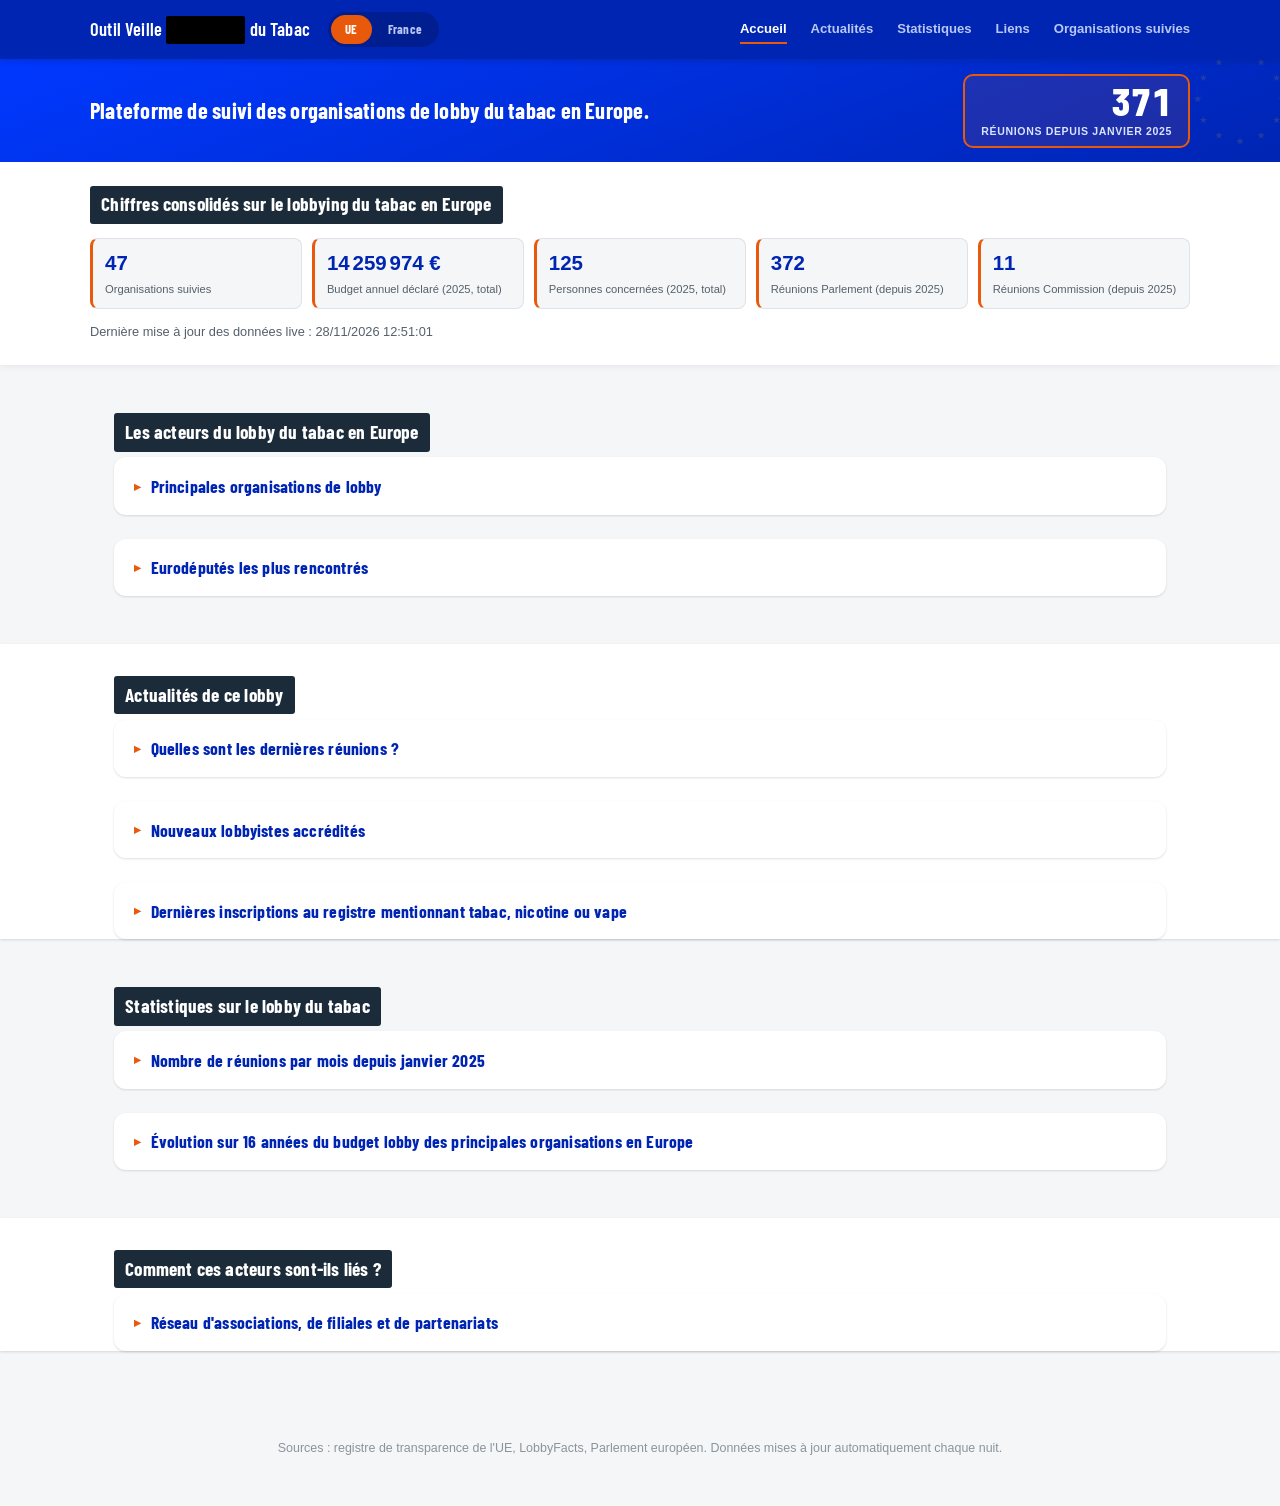
<file: index.html>
<!doctype html>
<html lang="fr">
<head>
<meta charset="utf-8">
<meta name="viewport" content="width=device-width, initial-scale=1">
<title>EU Tobacco Lobby Watch</title>
<link rel="preconnect" href="https://fonts.googleapis.com">
<link rel="preconnect" href="https://fonts.gstatic.com" crossorigin>
<link href="https://fonts.googleapis.com/css2?family=Barlow+Condensed:wght@600;700&display=swap" rel="stylesheet">
<link rel="stylesheet" href="styles.css">
<script src="https://d3js.org/d3.v7.min.js"></script>
<style>
  table.meps-table tbody td.rank {
    font-weight: 700;
    color: var(--blue-dark);
    width: 3rem;
  }
  .chart-axis-line { stroke: var(--grey-border); stroke-width: 1; }
</style>
</head>
<body>

<nav class="site-nav" id="top">
  <div class="banner-inner">
    <div class="nav-brand-group">
      <a href="index.html" class="nav-brand">Outil Veille <span class="redacted">█████</span> du Tabac</a>
      <div class="site-tabs">
        <a href="index.html" class="site-tab active">UE</a>
        <a href="france.html" class="site-tab">France</a>
      </div>
    </div>
    <div class="nav-links">
      <a href="#top" class="nav-link active">Accueil</a>
      <a href="#actualites" class="nav-link">Actualités</a>
      <a href="#statistiques" class="nav-link">Statistiques</a>
      <a href="#liens" class="nav-link">Liens</a>
      <a href="organisations.html" class="nav-link">Organisations suivies</a>
    </div>
  </div>
</nav>

<div class="banner">
  <svg class="banner-watermark" viewBox="0 0 200 200" aria-hidden="true" focusable="false">
    <defs>
      <polygon id="eu-star" points="0,-6 1.4,-1.9 5.7,-1.9 2.3,0.7 3.5,4.9 0,2.3 -3.5,4.9 -2.3,0.7 -5.7,-1.9 -1.4,-1.9" fill="#FFD700"/>
    </defs>
    <use href="#eu-star" transform="translate(100,35)"/>
    <use href="#eu-star" transform="translate(132.5,43.7)"/>
    <use href="#eu-star" transform="translate(156.3,67.5)"/>
    <use href="#eu-star" transform="translate(165,100)"/>
    <use href="#eu-star" transform="translate(156.3,132.5)"/>
    <use href="#eu-star" transform="translate(132.5,156.3)"/>
    <use href="#eu-star" transform="translate(100,165)"/>
    <use href="#eu-star" transform="translate(67.5,156.3)"/>
    <use href="#eu-star" transform="translate(43.7,132.5)"/>
    <use href="#eu-star" transform="translate(35,100)"/>
    <use href="#eu-star" transform="translate(43.7,67.5)"/>
    <use href="#eu-star" transform="translate(67.5,43.7)"/>
  </svg>
  <div class="banner-inner banner-inner-with-counter">
    <div>
      <p class="banner-lead">Plateforme de suivi des organisations de lobby du tabac en Europe.</p>
    </div>
    <div class="banner-counter">
      <div class="banner-counter-value" id="banner-counter-value">0</div>
      <div class="banner-counter-label">réunions depuis janvier 2025</div>
    </div>
  </div>
</div>

<div class="stats-banner">
  <div class="banner-inner">
    <h2>Chiffres consolidés sur le lobbying du tabac en Europe</h2>
    <div class="stats" id="stats"></div>
    <p class="updated-note" id="updated-note"></p>
  </div>
</div>

<main class="page-bands">
  <div class="page-band page-band-grey">
  <div class="page-band-inner">
  <section id="acteurs">
    <h2>Les acteurs du lobby du tabac en Europe</h2>

    <div class="card">
      <button class="collapsible-toggle" id="orgs-preview-toggle" aria-expanded="false">
        <span class="collapsible-icon">▸</span>
        <span class="title-stamp">Principales organisations de lobby</span>
      </button>
      <div class="collapsible-body" id="orgs-preview-body">
        <p class="section-intro">Les 5 organisations suivies au budget annuel déclaré le plus élevé. Cliquez sur une ligne pour voir sa fiche détaillée.</p>
        <div style="overflow: hidden; border-radius: 12px;">
          <table>
            <thead>
              <tr>
                <th>Organisation</th>
                <th>Type</th>
                <th class="num">Budget annuel (borne haute)</th>
                <th class="num">Personnes</th>
                <th class="num">Cabinets</th>
                <th class="num">Réunions PE (2025+)</th>
                <th class="num">Réunions Commission (2025+)</th>
              </tr>
            </thead>
            <tbody id="orgs-preview-table-body"></tbody>
          </table>
        </div>
        <p style="margin: 1rem 0 0;"><a class="register-link" href="organisations.html">Voir toutes les organisations →</a></p>
      </div>
    </div>

    <div class="card" style="margin-top: 1.5rem;">
      <button class="collapsible-toggle" id="meps-toggle" aria-expanded="false">
        <span class="collapsible-icon">▸</span>
        <span class="title-stamp">Eurodéputés les plus rencontrés</span>
      </button>
      <div class="collapsible-body" id="meps-body">
        <p class="section-intro">Top 20 des eurodéputés ayant déclaré le plus de réunions avec les organisations suivies, toutes organisations confondues, depuis le 1er janvier 2025. Cliquez sur un eurodéputé pour voir le détail de sa réunion la plus récente.</p>
        <div class="meps-columns">
          <div class="meps-column-left">
            <div style="overflow: hidden; border-radius: 12px;">
              <table class="meps-table">
                <thead>
                  <tr>
                    <th>Rang</th>
                    <th>Eurodéputé</th>
                    <th class="num">Réunions</th>
                  </tr>
                </thead>
                <tbody id="meps-table-body"></tbody>
              </table>
            </div>
            <div class="table-toggle-wrapper" id="meps-toggle-wrapper">
              <button class="toggle-btn" id="toggle-meps-btn"></button>
            </div>
          </div>
          <div class="meps-column-right">
            <p class="pie-chart-label">Répartition par nationalité des eurodéputés rencontrés</p>
            <div id="mep-nationality-chart"></div>
          </div>
        </div>
      </div>
    </div>
  </section>
  </div>
  </div>

  <div class="page-band page-band-white">
  <div class="page-band-inner">
  <section id="actualites">
    <h2>Actualités de ce lobby</h2>

    <div class="card">
      <button class="collapsible-toggle" id="meetings-toggle" aria-expanded="false">
        <span class="collapsible-icon">▸</span>
        <span class="title-stamp">Quelles sont les dernières réunions ?</span>
      </button>
      <div class="collapsible-body" id="meetings-body">
        <p class="section-intro">
          Les réunions les plus récentes déclarées par des lobbies concernant le tabac : réunions
          des organisations suivies (Parlement et Commission) et réunions trouvées par recherche mot-clé
          impliquant d'autres acteurs. Cliquez sur une réunion pour voir le détail.
        </p>
        <div class="meetings-list" id="latest-meetings"></div>
        <div class="table-toggle-wrapper" id="meetings-toggle-wrapper">
          <button class="toggle-btn" id="toggle-meetings-btn"></button>
        </div>
      </div>
    </div>

    <div class="card" style="margin-top: 1.5rem;">
      <button class="collapsible-toggle" id="accreditations-toggle" aria-expanded="false">
        <span class="collapsible-icon">▸</span>
        <span class="title-stamp">Nouveaux lobbyistes accrédités</span>
      </button>
      <div class="collapsible-body" id="accreditations-body">
        <p class="section-intro">
          Les 3 personnes les plus récemment accréditées pour l'accès aux bâtiments du Parlement européen, tous
          organismes confondus parmi nos 48 organisations suivies, classées par date de début d'accréditation.
        </p>
        <div class="card" style="overflow: hidden;">
          <table>
            <thead>
              <tr>
                <th>Personne</th>
                <th>Organisation</th>
                <th>Date de début</th>
              </tr>
            </thead>
            <tbody id="new-accreditations-table-body"></tbody>
          </table>
        </div>
      </div>
    </div>

    <div class="card" style="margin-top: 1.5rem;">
      <button class="collapsible-toggle" id="new-registrants-toggle" aria-expanded="false">
        <span class="collapsible-icon">▸</span>
        <span class="title-stamp">Dernières inscriptions au registre mentionnant tabac, nicotine ou vape</span>
      </button>
      <div class="collapsible-body" id="new-registrants-body">
        <p class="section-intro">
          Les 3 organisations les plus récemment inscrites au registre de transparence de l'UE dont le nom ou
          l'objet déclaré mentionne tabac/nicotine/vape, classées par date d'inscription (recherche sur tout
          l'historique du registre, pas seulement les toutes dernières inscriptions). Veille brute,
          <strong>tous types d'acteurs confondus</strong> : cette liste n'est pas triée par type d'acteur et peut
          donc contenir aussi bien des organisations industrielles, des ONG de santé publique que des acteurs
          neutres. Aucun champ du registre ne permet de distinguer ces catégories de façon fiable (voir
          NOTES.md).
        </p>
        <div class="card" style="overflow: hidden;">
          <table>
            <thead>
              <tr>
                <th>Organisation</th>
                <th>Date d'inscription</th>
              </tr>
            </thead>
            <tbody id="new-registrants-table-body"></tbody>
          </table>
        </div>
      </div>
    </div>
  </section>
  </div>
  </div>

  <div class="page-band page-band-grey">
  <div class="page-band-inner">
  <section id="statistiques">
    <h2>Statistiques sur le lobby du tabac</h2>

    <div class="card">
      <button class="collapsible-toggle" id="monthly-chart-toggle" aria-expanded="false">
        <span class="collapsible-icon">▸</span>
        <span class="title-stamp">Nombre de réunions par mois depuis janvier 2025</span>
      </button>
      <div class="collapsible-body" id="monthly-chart-body">
        <p class="section-intro">Réunions déclarées chaque mois par les organisations suivies, Parlement européen et Commission confondus (un point = le nombre de réunions ce mois-là, pas un cumul).</p>
        <div class="chart-wrapper">
          <div id="monthly-chart"></div>
        </div>
      </div>
    </div>

    <div class="card" style="margin-top: 1.5rem;">
      <button class="collapsible-toggle" id="budget-chart-toggle" aria-expanded="false">
        <span class="collapsible-icon">▸</span>
        <span class="title-stamp" id="budget-chart-heading">Évolution du budget lobby des principales organisations en Europe</span>
      </button>
      <div class="collapsible-body" id="budget-chart-body">
        <p class="section-intro">Historique du budget annuel déclaré par cinq organisations parmi les plus actives, tel que publié par LobbyFacts.</p>
        <div class="chart-wrapper">
          <div id="budget-chart"></div>
        </div>
        <p class="section-intro">
          Ces chiffres correspondent à la borne basse des fourchettes de budget déclarées par les organisations,
          telle que publiée par LobbyFacts pour chaque année. Le total affiché en page d'accueil utilise la borne
          haute de la fourchette la plus récente ; aucun historique n'existe pour cette borne haute sur les années
          passées, les deux chiffres ne sont donc pas directement comparables.
        </p>
        <p class="updated-note" id="budget-updated-note"></p>
      </div>
    </div>
  </section>
  </div>
  </div>

  <div class="page-band page-band-white">
  <div class="page-band-inner">
  <section id="liens">
    <h2>Comment ces acteurs sont-ils liés ?</h2>

    <div class="card">
      <button class="collapsible-toggle" id="org-links-toggle" aria-expanded="false">
        <span class="collapsible-icon">▸</span>
        <span class="title-stamp">Réseau d'associations, de filiales et de partenariats</span>
      </button>
      <div class="collapsible-body" id="org-links-body">
        <p class="section-intro">
          Liens identifiés entre organisations suivies : appartenance à une même association ou fédération,
          filiation capitalistique, cabinet de lobbying commun, ou partenariat déclaré. Construit à partir du
          texte brut de plusieurs champs de la fiche officielle de chaque organisation sur le registre de
          transparence de l'UE, complété dans quelques cas par une vérification indépendante en dehors du
          registre lorsque celui-ci semblait obsolète ou incomplet. Faites glisser un nœud pour le déplacer,
          pincez/zoomez pour naviguer, cliquez sur une organisation pour mettre en évidence ses liens directs.
        </p>
        <div class="graph-wrapper">
          <svg id="org-links-graph"></svg>
        </div>
        <div class="org-links-filters" id="org-links-filters"></div>
        <div class="chart-legend" id="org-links-legend"></div>
        <div class="org-links-detail" id="org-links-detail"></div>
      </div>
    </div>
  </section>
  </div>
  </div>
</main>

<footer>
  Sources : registre de transparence de l'UE, LobbyFacts, Parlement européen.
  Données mises à jour automatiquement chaque nuit.
</footer>

<script src="common.js"></script>
<script>
function renderStats(aggregate, nbEntities) {
  const stats = document.getElementById('stats');
  const tiles = [
    { value: nbEntities, label: 'Organisations suivies', href: 'organisations.html' },
    { value: formatEuro(aggregate.budget_high_total) || '—', label: 'Budget annuel déclaré (2025, total)' },
    { value: aggregate.people_involved_total ?? '—', label: 'Personnes concernées (2025, total)' },
    { value: aggregate.ep_meetings_since_2025_total ?? '—', label: 'Réunions Parlement (depuis 2025)' },
    { value: aggregate.ec_meetings_since_2025_total ?? '—', label: 'Réunions Commission (depuis 2025)' },
  ];
  stats.innerHTML = tiles.map(t => {
    const tag = t.href ? 'a' : 'div';
    const hrefAttr = t.href ? ` href="${t.href}"` : '';
    const cls = t.href ? 'stat-tile stat-tile-link' : 'stat-tile';
    return `
    <${tag} class="${cls}"${hrefAttr}>
      <div class="value">${t.value}</div>
      <div class="label">${t.label}</div>
    </${tag}>
  `;
  }).join('');
}

const INITIAL_ORG_PREVIEW_COUNT = 5;
const INITIAL_MEP_COUNT = 3;
const TOP_MEP_COUNT = 20;
const INITIAL_MEETINGS_COUNT = 5;
const MEETINGS_LIMIT = 20;

/* ---------- Graphique réunions par mois ---------- */

const MONTH_LABELS_FR = ['janv.', 'févr.', 'mars', 'avr.', 'mai', 'juin', 'juil.', 'août', 'sept.', 'oct.', 'nov.', 'déc.'];

function computeMonthlyMeetingCounts(orgs, epOutsideList, ecOutsideList) {
  const counts = new Map();

  const now = new Date();
  const endYear = now.getFullYear();
  const endMonth = now.getMonth() + 1;

  const months = [];
  for (let y = 2025, m = 1; y < endYear || (y === endYear && m <= endMonth); m++) {
    if (m > 12) { m = 1; y++; }
    months.push(`${y}-${String(m).padStart(2, '0')}`);
  }
  months.forEach(key => counts.set(key, 0));

  orgs.forEach(org => {
    org.epMeetingsList.concat(org.ecMeetingsList).forEach(meeting => {
      if (!meeting.date) return;
      const key = meeting.date.slice(0, 7);
      if (counts.has(key)) counts.set(key, counts.get(key) + 1);
    });
  });

  (epOutsideList || []).forEach(m => {
    if (!m.date || (m.attendees || []).some(isExcludedFromLobbySearch)) return;
    const key = m.date.slice(0, 7);
    if (counts.has(key)) counts.set(key, counts.get(key) + 1);
  });

  (ecOutsideList || []).forEach(m => {
    if (!m.date || isExcludedFromLobbySearch(m.org)) return;
    const key = m.date.slice(0, 7);
    if (counts.has(key)) counts.set(key, counts.get(key) + 1);
  });

  return months.map(key => {
    const [year, month] = key.split('-');
    return { key, label: `${MONTH_LABELS_FR[Number(month) - 1]} ${year.slice(2)}`, count: counts.get(key) };
  });
}

function renderMonthlyChart(monthlyData) {
  const container = document.getElementById('monthly-chart');

  if (!monthlyData.length) {
    container.innerHTML = '<p class="muted">Aucune réunion disponible sur la période.</p>';
    return;
  }

  const maxCount = Math.max(...monthlyData.map(d => d.count), 1);
  const yMax = Math.ceil(maxCount / 5) * 5 || 5;
  const TICK_COUNT = 5;

  const paddingLeft = 40;
  const paddingRight = 24;
  const paddingTop = 20;
  const paddingBottom = 46;
  const chartHeight = 220;
  const step = 44;
  const width = paddingLeft + paddingRight + (monthlyData.length - 1) * step;
  const height = paddingTop + chartHeight + paddingBottom;

  const xFor = i => paddingLeft + i * step;
  const yFor = value => paddingTop + chartHeight - (value / yMax) * chartHeight;

  let gridlines = '';
  for (let t = 0; t <= TICK_COUNT; t++) {
    const value = (yMax / TICK_COUNT) * t;
    const y = yFor(value);
    gridlines += `
      <line class="chart-axis-line" x1="${paddingLeft}" y1="${y.toFixed(1)}" x2="${(width - paddingRight).toFixed(1)}" y2="${y.toFixed(1)}" />
      <text class="chart-axis-label" x="${(paddingLeft - 8).toFixed(1)}" y="${(y + 3).toFixed(1)}" text-anchor="end">${Math.round(value)}</text>
    `;
  }

  let xLabels = '';
  monthlyData.forEach((d, i) => {
    xLabels += `<text class="chart-axis-label" x="${xFor(i).toFixed(1)}" y="${(paddingTop + chartHeight + 18).toFixed(1)}" text-anchor="middle" transform="rotate(-45 ${xFor(i).toFixed(1)} ${(paddingTop + chartHeight + 14).toFixed(1)})">${d.label}</text>`;
  });

  const points = monthlyData.map((d, i) => ({ x: xFor(i), y: yFor(d.count), label: d.label, count: d.count }));
  const polylinePoints = points.map(p => `${p.x.toFixed(1)},${p.y.toFixed(1)}`).join(' ');
  const circles = points.map(p => `<circle cx="${p.x.toFixed(1)}" cy="${p.y.toFixed(1)}" r="3.5" fill="#0038FF"><title>${p.label} : ${p.count} réunion${p.count === 1 ? '' : 's'}</title></circle>`).join('');

  container.innerHTML = `
    <svg viewBox="0 0 ${width} ${height}" xmlns="http://www.w3.org/2000/svg" class="chart-svg-container" style="width: 100%; height: auto;">
      ${gridlines}
      <polyline points="${polylinePoints}" fill="none" stroke="#0038FF" stroke-width="2.5" />
      ${circles}
      ${xLabels}
    </svg>
  `;
}

/* ---------- Graphique budget des organisations pilotes ---------- */

const PILOT_ORGS = [
  { registerId: '51925911965-76', name: 'Philip Morris International', color: '#0038FF' },
  { registerId: '2427500988-58', name: 'British American Tobacco', color: '#e8590c' },
  { registerId: '62460931291-40', name: 'Imperial Brands', color: '#10b981' },
  { registerId: '71175716023-03', name: 'JT International', color: '#7c3aed' },
  { registerId: '1496873833-97', name: 'Tobacco Europe AISBL', color: '#d63384' },
];

function niceCeil(value) {
  if (value <= 0) return 1;
  const exponent = Math.floor(Math.log10(value));
  const base = Math.pow(10, exponent);
  const fraction = value / base;
  const niceFractions = [1, 1.5, 2, 2.5, 3, 4, 5, 6, 8, 10];
  const niceFraction = niceFractions.find(f => f >= fraction) || 10;
  return niceFraction * base;
}

function formatCompactEuro(value) {
  if (value >= 1e6) return `${(value / 1e6).toFixed(1)}M€`;
  return `${Math.round(value / 1000)}k€`;
}

function renderPilotBudgetChart(organisations) {
  const container = document.getElementById('budget-chart');
  const heading = document.getElementById('budget-chart-heading');

  const series = PILOT_ORGS.map(org => {
    const entry = organisations[org.registerId];
    const byYear = (entry && entry.budget_by_year && typeof entry.budget_by_year === 'object' && !Array.isArray(entry.budget_by_year))
      ? entry.budget_by_year
      : {};
    return Object.assign({}, org, { byYear });
  });

  const yearsSet = new Set();
  series.forEach(s => Object.keys(s.byYear).forEach(y => yearsSet.add(y)));
  const years = Array.from(yearsSet).sort((a, b) => Number(a) - Number(b));

  heading.textContent = years.length
    ? `Évolution sur ${years.length} années du budget lobby des principales organisations en Europe`
    : `Évolution du budget lobby des principales organisations en Europe`;

  if (!years.length) {
    container.innerHTML = '<p class="muted">Aucune donnée d\'historique de budget disponible.</p>';
    return;
  }

  const totalByYear = {};
  years.forEach(year => {
    totalByYear[year] = series.reduce((sum, s) => sum + (typeof s.byYear[year] === 'number' ? s.byYear[year] : 0), 0);
  });
  const totalSeries = { name: 'Total des 5 organisations', color: '#1c2b39', byYear: totalByYear, dashed: true };

  const allValues = series.flatMap(s => years.map(y => s.byYear[y]).filter(v => typeof v === 'number'))
    .concat(years.map(y => totalByYear[y]));
  const yMax = niceCeil(Math.max(...allValues, 1));
  const TICK_COUNT = 5;

  const paddingLeft = 56;
  const paddingRight = 24;
  const paddingTop = 20;
  const paddingBottom = 46;
  const chartHeight = 260;
  const step = 56;
  const width = paddingLeft + paddingRight + (years.length - 1) * step;
  const height = paddingTop + chartHeight + paddingBottom;

  const xFor = i => paddingLeft + i * step;
  const yFor = value => paddingTop + chartHeight - (value / yMax) * chartHeight;

  let gridlines = '';
  for (let t = 0; t <= TICK_COUNT; t++) {
    const value = (yMax / TICK_COUNT) * t;
    const y = yFor(value);
    gridlines += `
      <line class="chart-axis-line" x1="${paddingLeft}" y1="${y.toFixed(1)}" x2="${(width - paddingRight).toFixed(1)}" y2="${y.toFixed(1)}" />
      <text class="chart-axis-label" x="${(paddingLeft - 8).toFixed(1)}" y="${(y + 3).toFixed(1)}" text-anchor="end">${formatCompactEuro(value)}</text>
    `;
  }

  let xLabels = '';
  years.forEach((year, i) => {
    xLabels += `<text class="chart-axis-label" x="${xFor(i).toFixed(1)}" y="${(paddingTop + chartHeight + 18).toFixed(1)}" text-anchor="middle">${year}</text>`;
  });

  let linesAndPoints = '';
  const drawSeries = allSeries => allSeries.forEach(s => {
    let currentRun = [];
    const strokeWidth = s.dashed ? 3.5 : 2.5;
    const dashAttr = s.dashed ? ' stroke-dasharray="7 5"' : '';

    const flushRun = () => {
      if (currentRun.length > 1) {
        const points = currentRun.map(p => `${p.x.toFixed(1)},${p.y.toFixed(1)}`).join(' ');
        linesAndPoints += `<polyline points="${points}" fill="none" stroke="${s.color}" stroke-width="${strokeWidth}"${dashAttr} />`;
      }
      currentRun.forEach(p => {
        linesAndPoints += `<circle cx="${p.x.toFixed(1)}" cy="${p.y.toFixed(1)}" r="3.5" fill="${s.color}"><title>${s.name} — ${p.year} : ${formatEuro(p.value)}</title></circle>`;
      });
      currentRun = [];
    };

    years.forEach((year, i) => {
      const value = s.byYear[year];
      if (typeof value === 'number') {
        currentRun.push({ x: xFor(i), y: yFor(value), year, value });
      } else {
        flushRun();
      }
    });
    flushRun();
  });

  drawSeries(series);
  drawSeries([totalSeries]);

  container.innerHTML = `
    <svg viewBox="0 0 ${width} ${height}" xmlns="http://www.w3.org/2000/svg" class="chart-svg-container" style="width: 100%; height: auto;">
      ${gridlines}
      ${linesAndPoints}
      ${xLabels}
    </svg>
    <div class="chart-legend">
      ${series.concat([totalSeries]).map(s => `<span class="chart-legend-item">${
        s.dashed
          ? `<span class="chart-legend-dash" style="border-color:${s.color}"></span>`
          : `<span class="chart-legend-dot" style="background:${s.color}"></span>`
      }${s.name}</span>`).join('')}
    </div>
  `;
}

/* ---------- Graphe reseau (section Liens entre organisations) ---------- */

const ORG_LINKS_CATEGORIES = {
  manufacturer: { label: 'Fabricants de tabac', color: '#0038FF', shape: 'circle', defaultChecked: true },
  trade_association: { label: 'Associations professionnelles', color: '#0d9488', shape: 'circle', defaultChecked: true },
  harm_reduction: { label: 'Organisations "réduction des risques" liées à l\'industrie', color: '#e8590c', shape: 'circle', defaultChecked: true },
  generalist_network: { label: 'Réseaux d\'affaires généralistes (non spécifiques au tabac)', color: '#7c3aed', shape: 'circle', defaultChecked: true },
  intermediary: { label: 'Intermédiaires (cabinets de conseil)', color: '#db2777', shape: 'square', defaultChecked: false },
  isolated: { label: 'Organisations sans lien connu', color: '#8a949c', shape: 'circle', defaultChecked: false },
};

// Filet de securite : si data/org_links.json contient une categorie
// inconnue (ex: fichier de donnees perime servi par un cache alors que le
// code JS a change de schema), on retombe sur ce profil neutre plutot que
// de planter tout le rendu du graphe (et on le signale une seule fois en
// console pour faciliter le diagnostic).
const ORG_LINKS_UNKNOWN_CATEGORY = { label: 'Autre', color: '#8a949c', shape: 'circle', defaultChecked: true };
let orgLinksUnknownCategoryWarned = false;

function orgLinksCategoryMeta(category) {
  const meta = ORG_LINKS_CATEGORIES[category];
  if (meta) return meta;
  if (!orgLinksUnknownCategoryWarned) {
    orgLinksUnknownCategoryWarned = true;
    console.warn(`org_links.json : categorie de noeud inconnue "${category}" (schema perime ou cache obsolete ?), utilisation d'un profil par defaut.`);
  }
  return ORG_LINKS_UNKNOWN_CATEGORY;
}

// Etiquette affichee en permanence a partir de ce nombre de connexions (les
// autres noeuds n'affichent leur etiquette qu'au survol ou au clic).
const HUB_LABEL_MIN_DEGREE = 4;

// Les 3 plus gros hubs sont epingles a des coordonnees fixes (triangle large)
// pour ancrer la disposition ; tous les autres noeuds restent geres librement
// par la simulation.
const PINNED_HUB_POSITIONS = {
  '1496873833-97': { rx: 0.22, ry: 0.25 },  // Tobacco Europe AISBL
  '066314042392-60': { rx: 0.78, ry: 0.25 }, // Mesa Del Tobacco
  '389796615375-43': { rx: 0.5, ry: 0.82 },  // Asociacion Empresarial del Tabaco
};

let orgLinksData = null;
let orgLinksSelections = null;
let orgLinksZoom = null;
const orgLinksState = {
  selectedId: null,
  hoveredId: null,
  checked: new Set(Object.keys(ORG_LINKS_CATEGORIES).filter(k => ORG_LINKS_CATEGORIES[k].defaultChecked)),
};

function orgLinksNodeRadius(d) {
  return 5 + Math.min(d.degree, 10) * 1.7;
}

function orgLinksLabelFontSize(d) {
  return Math.min(8.5 + Math.min(d.degree, 10) * 0.55, 15);
}

function orgLinksIsHub(d) {
  return d.degree >= HUB_LABEL_MIN_DEGREE;
}

function orgLinksLabelWidthEstimate(d) {
  if (!orgLinksIsHub(d)) return 0;
  return d.label.length * orgLinksLabelFontSize(d) * 0.56;
}

function orgLinksCollisionRadius(d) {
  const r = orgLinksNodeRadius(d);
  const labelW = orgLinksLabelWidthEstimate(d);
  return labelW > 0 ? r + labelW / 2 + 6 : r + 4;
}

function orgLinksBucket(d) {
  return d.isolated ? 'isolated' : d.category;
}

function renderOrgLinksLegend() {
  document.getElementById('org-links-legend').innerHTML = `
    <span class="chart-legend-item"><span class="chart-legend-line"></span>Lien confirmé sur la fiche officielle du registre de transparence</span>
    <span class="chart-legend-item"><span class="chart-legend-dash"></span>Lien confirmé uniquement par une vérification externe (hors registre — source citée au clic)</span>
  `;
}

function orgLinksCategoryCounts(data) {
  const counts = {};
  data.nodes.forEach(n => { counts[n.category] = (counts[n.category] || 0) + 1; });
  counts.isolated = (data.isolated_nodes || []).length;
  return counts;
}

function renderOrgLinksFilters(data) {
  const container = document.getElementById('org-links-filters');
  const counts = orgLinksCategoryCounts(data);
  container.innerHTML = Object.entries(ORG_LINKS_CATEGORIES).map(([key, meta]) => `
    <label class="org-links-filter-item">
      <input type="checkbox" data-category="${key}" ${orgLinksState.checked.has(key) ? 'checked' : ''}>
      <span class="org-links-filter-swatch ${meta.shape}" style="background:${meta.color}"></span>
      ${meta.label} <span class="org-links-filter-count">(${counts[key] || 0})</span>
    </label>
  `).join('');
  container.querySelectorAll('input[type="checkbox"]').forEach(input => {
    input.addEventListener('change', () => {
      const key = input.dataset.category;
      if (input.checked) orgLinksState.checked.add(key); else orgLinksState.checked.delete(key);
      orgLinksState.selectedId = null;
      renderOrgLinksGraph(orgLinksData);
      renderOrgLinksDetail();
    });
  });
}

function selectOrgLinksNode(id) {
  orgLinksState.selectedId = (orgLinksState.selectedId === id) ? null : id;
  applyOrgLinksHighlight();
  renderOrgLinksDetail();
}

function applyOrgLinksHighlight() {
  if (!orgLinksSelections) return;
  const { nodeSel, linkSel, labelSel, links } = orgLinksSelections;
  const selectedId = orgLinksState.selectedId;
  if (!selectedId) {
    nodeSel.classed('dimmed', false).classed('active', false);
    linkSel.classed('dimmed', false).classed('active', false);
    labelSel.classed('dimmed', false);
    updateOrgLinksLabelVisibility();
    return;
  }
  const connected = new Set([selectedId]);
  links.forEach(l => {
    if (l.source.id === selectedId) connected.add(l.target.id);
    if (l.target.id === selectedId) connected.add(l.source.id);
  });
  nodeSel.classed('dimmed', d => !connected.has(d.id)).classed('active', d => d.id === selectedId);
  labelSel.classed('dimmed', d => !connected.has(d.id));
  linkSel
    .classed('dimmed', d => d.source.id !== selectedId && d.target.id !== selectedId)
    .classed('active', d => d.source.id === selectedId || d.target.id === selectedId);
  updateOrgLinksLabelVisibility();
}

function updateOrgLinksLabelVisibility() {
  if (!orgLinksSelections) return;
  const { labelSel } = orgLinksSelections;
  labelSel.style('display', d => (
    orgLinksIsHub(d) || d.id === orgLinksState.selectedId || d.id === orgLinksState.hoveredId
  ) ? null : 'none');
}

function renderOrgLinksDetail() {
  const panel = document.getElementById('org-links-detail');
  const id = orgLinksState.selectedId;
  if (!id || !orgLinksData) {
    panel.classList.remove('open');
    panel.innerHTML = '';
    return;
  }
  const allNodes = orgLinksData.nodes.concat(orgLinksData.isolated_nodes);
  const node = allNodes.find(n => n.id === id);
  if (!node) return;

  const related = orgLinksData.links.filter(l => l.source === id || l.target === id);
  const items = related.map(l => {
    const otherId = l.source === id ? l.target : l.source;
    const other = allNodes.find(n => n.id === otherId);
    const isExterne = l.style === 'dashed';
    return `<li><strong>${other ? other.name : otherId}</strong> — ${l.link_type}
      <span class="link-source-badge ${isExterne ? 'externe' : 'registre'}">${isExterne ? 'vérification externe' : 'registre officiel'}</span></li>`;
  }).join('');

  panel.innerHTML = `
    <h4>${node.name}</h4>
    <ul>${items || '<li class="muted">Aucun lien identifié.</li>'}</ul>
  `;
  panel.classList.add('open');
}

function orgLinksFitToBounds(svg, nodes, width, height) {
  if (!nodes.length || !orgLinksZoom) return;
  const pad = 50;
  const xs = nodes.map(n => n.x), ys = nodes.map(n => n.y);
  const minX = Math.min(...xs) - pad, maxX = Math.max(...xs) + pad;
  const minY = Math.min(...ys) - pad, maxY = Math.max(...ys) + pad;
  const boxW = Math.max(maxX - minX, 1), boxH = Math.max(maxY - minY, 1);
  const scale = Math.min(width / boxW, height / boxH, 2.5);
  const tx = width / 2 - scale * (minX + maxX) / 2;
  const ty = height / 2 - scale * (minY + maxY) / 2;
  svg.transition().duration(500)
    .call(orgLinksZoom.transform, d3.zoomIdentity.translate(tx, ty).scale(scale));
}

function renderOrgLinksGraph(data) {
  const svgEl = document.getElementById('org-links-graph');
  const width = 1000;
  const height = 640;

  const combined = data.nodes.map(d => Object.assign({ isolated: false }, d))
    .concat(data.isolated_nodes.map(d => Object.assign({ isolated: true }, d)));
  const allNodes = combined.filter(n => orgLinksState.checked.has(orgLinksBucket(n)));
  const visibleIds = new Set(allNodes.map(n => n.id));
  const links = data.links
    .filter(l => visibleIds.has(l.source) && visibleIds.has(l.target))
    .map(d => Object.assign({}, d));

  // Degre recalcule sur le graphe filtre (et non le degre global du jeu de
  // donnees), pour que la taille/etiquette des noeuds refletent ce qui est
  // effectivement affiche une fois les filtres appliques.
  const degree = {};
  allNodes.forEach(n => { degree[n.id] = 0; });
  links.forEach(l => { degree[l.source] = (degree[l.source] || 0) + 1; degree[l.target] = (degree[l.target] || 0) + 1; });
  allNodes.forEach(n => { n.degree = degree[n.id] || 0; });

  allNodes.forEach(n => {
    const pin = PINNED_HUB_POSITIONS[n.id];
    if (pin) { n.fx = width * pin.rx; n.fy = height * pin.ry; }
  });

  const svg = d3.select(svgEl);
  svg.selectAll('*').remove();
  svg.attr('viewBox', `0 0 ${width} ${height}`).attr('xmlns', 'http://www.w3.org/2000/svg');

  const zoomLayer = svg.append('g').attr('class', 'zoom-layer');
  orgLinksZoom = d3.zoom()
    .scaleExtent([0.3, 4])
    .on('zoom', (event) => zoomLayer.attr('transform', event.transform));
  svg.call(orgLinksZoom);
  svg.on('click', () => selectOrgLinksNode(null));

  const linkSel = zoomLayer.append('g').attr('class', 'links')
    .selectAll('line')
    .data(links)
    .join('line')
    .attr('class', d => 'org-link-line' + (d.style === 'dashed' ? ' dashed' : ''));
  linkSel.append('title').text(d => d.link_type);

  const circleNodes = allNodes.filter(n => orgLinksCategoryMeta(n.category).shape === 'circle');
  const squareNodes = allNodes.filter(n => orgLinksCategoryMeta(n.category).shape === 'square');

  const nodesLayer = zoomLayer.append('g').attr('class', 'nodes');

  const circleSel = nodesLayer.selectAll('circle')
    .data(circleNodes, d => d.id)
    .join('circle')
    .attr('class', 'org-node-circle')
    .attr('r', orgLinksNodeRadius)
    .attr('fill', d => orgLinksCategoryMeta(d.category).color);

  const squareSel = nodesLayer.selectAll('rect')
    .data(squareNodes, d => d.id)
    .join('rect')
    .attr('class', 'org-node-square')
    .attr('width', d => orgLinksNodeRadius(d) * 2)
    .attr('height', d => orgLinksNodeRadius(d) * 2)
    .attr('rx', 2)
    .attr('fill', d => orgLinksCategoryMeta(d.category).color);

  const allNodeSel = nodesLayer.selectAll('circle, rect');

  [circleSel, squareSel].forEach(sel => {
    sel
      .style('cursor', 'pointer')
      .on('click', (event, d) => { event.stopPropagation(); selectOrgLinksNode(d.id); })
      .on('mouseenter', (event, d) => { orgLinksState.hoveredId = d.id; updateOrgLinksLabelVisibility(); })
      .on('mouseleave', () => { orgLinksState.hoveredId = null; updateOrgLinksLabelVisibility(); });
    sel.append('title').text(d => `${d.name} — ${d.degree} lien${d.degree === 1 ? '' : 's'}`);
  });

  const labelSel = zoomLayer.append('g').attr('class', 'labels')
    .selectAll('text')
    .data(allNodes, d => d.id)
    .join('text')
    .attr('class', 'org-node-label')
    .attr('dy', 3)
    .style('font-size', d => orgLinksLabelFontSize(d) + 'px')
    .style('font-weight', d => orgLinksIsHub(d) ? 700 : 400)
    .text(d => d.label);

  const simulation = d3.forceSimulation(allNodes)
    .force('link', d3.forceLink(links).id(d => d.id)
      .distance(l => 110 + Math.max(l.source.degree || 0, l.target.degree || 0) * 6)
      .strength(0.3))
    .force('charge', d3.forceManyBody().strength(d => -280 - d.degree * 60))
    .force('center', d3.forceCenter(width / 2, height / 2))
    .force('collide', d3.forceCollide(orgLinksCollisionRadius))
    .force('x', d3.forceX(width / 2).strength(0.03))
    .force('y', d3.forceY(height / 2).strength(0.03));

  simulation.on('tick', () => {
    linkSel
      .attr('x1', d => d.source.x).attr('y1', d => d.source.y)
      .attr('x2', d => d.target.x).attr('y2', d => d.target.y);
    circleSel.attr('cx', d => d.x).attr('cy', d => d.y);
    squareSel.attr('x', d => d.x - orgLinksNodeRadius(d)).attr('y', d => d.y - orgLinksNodeRadius(d));
    labelSel.attr('x', d => d.x + orgLinksNodeRadius(d) + 4).attr('y', d => d.y);
  });

  simulation.on('end', () => orgLinksFitToBounds(svg, allNodes, width, height));

  const dragBehavior = d3.drag()
    .on('start', (event, d) => { if (!event.active) simulation.alphaTarget(0.3).restart(); d.fx = d.x; d.fy = d.y; })
    .on('drag', (event, d) => { d.fx = event.x; d.fy = event.y; })
    .on('end', (event, d) => {
      if (!event.active) simulation.alphaTarget(0);
      if (!PINNED_HUB_POSITIONS[d.id]) { d.fx = null; d.fy = null; }
    });
  circleSel.call(dragBehavior);
  squareSel.call(dragBehavior);

  orgLinksSelections = { nodeSel: allNodeSel, circleSel, squareSel, linkSel, labelSel, links };
  applyOrgLinksHighlight();
}

(async function init() {
  setupCollapsible('orgs-preview-toggle', 'orgs-preview-body');
  setupCollapsible('meetings-toggle', 'meetings-body');
  setupCollapsible('meps-toggle', 'meps-body');
  setupCollapsible('monthly-chart-toggle', 'monthly-chart-body');
  setupCollapsible('budget-chart-toggle', 'budget-chart-body');
  setupCollapsible('accreditations-toggle', 'accreditations-body');
  setupCollapsible('new-registrants-toggle', 'new-registrants-body');
  setupCollapsible('org-links-toggle', 'org-links-body');

  let orgs = [];
  try {
    const { entities, liveData } = await loadData();
    orgs = entities.map(e => mergeOrg(e, liveData));
    const sortedByBudget = [...orgs].sort((a, b) => (b.budgetHigh ?? -1) - (a.budgetHigh ?? -1));

    const aggregate = liveData._aggregate || {};
    const epOutside = aggregate.ep_meetings_outside_our_46;
    const ecOutside = aggregate.ec_meetings_outside_our_46;
    const combinedTotals = computeCombinedMeetingTotals(aggregate, epOutside, ecOutside);
    renderStats(combinedTotals, entities.length);
    animateCounter(
      document.getElementById('banner-counter-value'),
      (combinedTotals.ep_meetings_since_2025_total || 0) + (combinedTotals.ec_meetings_since_2025_total || 0),
      1800
    );

    const latest = computeLatestMeetings(orgs, epOutside, ecOutside, MEETINGS_LIMIT);
    renderLatestMeetings(latest, 'latest-meetings', INITIAL_MEETINGS_COUNT);
    setupTableToggle({
      tbodyId: 'latest-meetings',
      wrapperId: 'meetings-toggle-wrapper',
      btnId: 'toggle-meetings-btn',
      total: latest.length,
      initialCount: INITIAL_MEETINGS_COUNT,
      labelPrefix: `Voir les ${latest.length} dernières réunions`,
      appendTotal: false,
    });

    const top5ByBudget = sortedByBudget.slice(0, INITIAL_ORG_PREVIEW_COUNT);
    renderOrgTable(top5ByBudget, 'orgs-preview-table-body', top5ByBudget.length);

    const topMeps = computeTopMeps(orgs, TOP_MEP_COUNT, epOutside);
    renderTopMeps(topMeps, 'meps-table-body', INITIAL_MEP_COUNT);
    setupTableToggle({
      tbodyId: 'meps-table-body',
      wrapperId: 'meps-toggle-wrapper',
      btnId: 'toggle-meps-btn',
      total: topMeps.length,
      initialCount: INITIAL_MEP_COUNT,
      labelPrefix: 'Voir tous les eurodéputés',
    });

    renderMonthlyChart(computeMonthlyMeetingCounts(orgs, epOutside, ecOutside));

    renderNewAccreditations(computeRecentAccreditations(orgs, 3), 'new-accreditations-table-body');
    renderNewRegistrants((aggregate.new_tobacco_registrants || []).slice(0, 3), 'new-registrants-table-body');

    const updatedAt = aggregate.computed_at ? new Date(aggregate.computed_at) : null;
    document.getElementById('updated-note').textContent = updatedAt
      ? `Dernière mise à jour des données live : ${updatedAt.toLocaleString('fr-FR')}`
      : 'Date de dernière mise à jour inconnue.';
  } catch (err) {
    document.getElementById('latest-meetings').innerHTML =
      `<div class="meeting-item"><span class="muted">Erreur de chargement des données : ${err.message}</span></div>`;
    document.getElementById('monthly-chart').innerHTML =
      `<p class="muted">Erreur de chargement des données : ${err.message}</p>`;
  }

  try {
    const mepCountriesRes = await fetch('data/mep_countries.json');
    const mepCountriesData = await mepCountriesRes.json();
    const breakdown = computeMepNationalityBreakdown(orgs, mepCountriesData.meps || {});
    renderNationalityPieChart(breakdown, 'mep-nationality-chart');
  } catch (err) {
    document.getElementById('mep-nationality-chart').innerHTML =
      `<p class="muted">Erreur de chargement des données : ${err.message}</p>`;
  }

  try {
    const budgetRes = await fetch('data/budget_history.json');
    const budgetData = await budgetRes.json();
    renderPilotBudgetChart(budgetData.organisations || {});

    const computedAt = budgetData.computed_at ? new Date(budgetData.computed_at) : null;
    document.getElementById('budget-updated-note').textContent = computedAt
      ? `Historique de budget calculé le : ${computedAt.toLocaleString('fr-FR')}`
      : '';
  } catch (err) {
    document.getElementById('budget-chart').innerHTML =
      `<p class="muted">Erreur de chargement de l'historique de budget : ${err.message}</p>`;
  }

  try {
    const orgLinksRes = await fetch('data/org_links.json', { cache: 'no-cache' });
    orgLinksData = await orgLinksRes.json();
    renderOrgLinksLegend();
    renderOrgLinksFilters(orgLinksData);
    renderOrgLinksGraph(orgLinksData);
  } catch (err) {
    document.getElementById('org-links-graph').outerHTML =
      `<p class="muted">Erreur de chargement des données : ${err.message}</p>`;
  }

  if (location.hash) {
    const target = document.querySelector(location.hash);
    if (target) target.scrollIntoView();
  }
})();
</script>

</body>
</html>
</file>
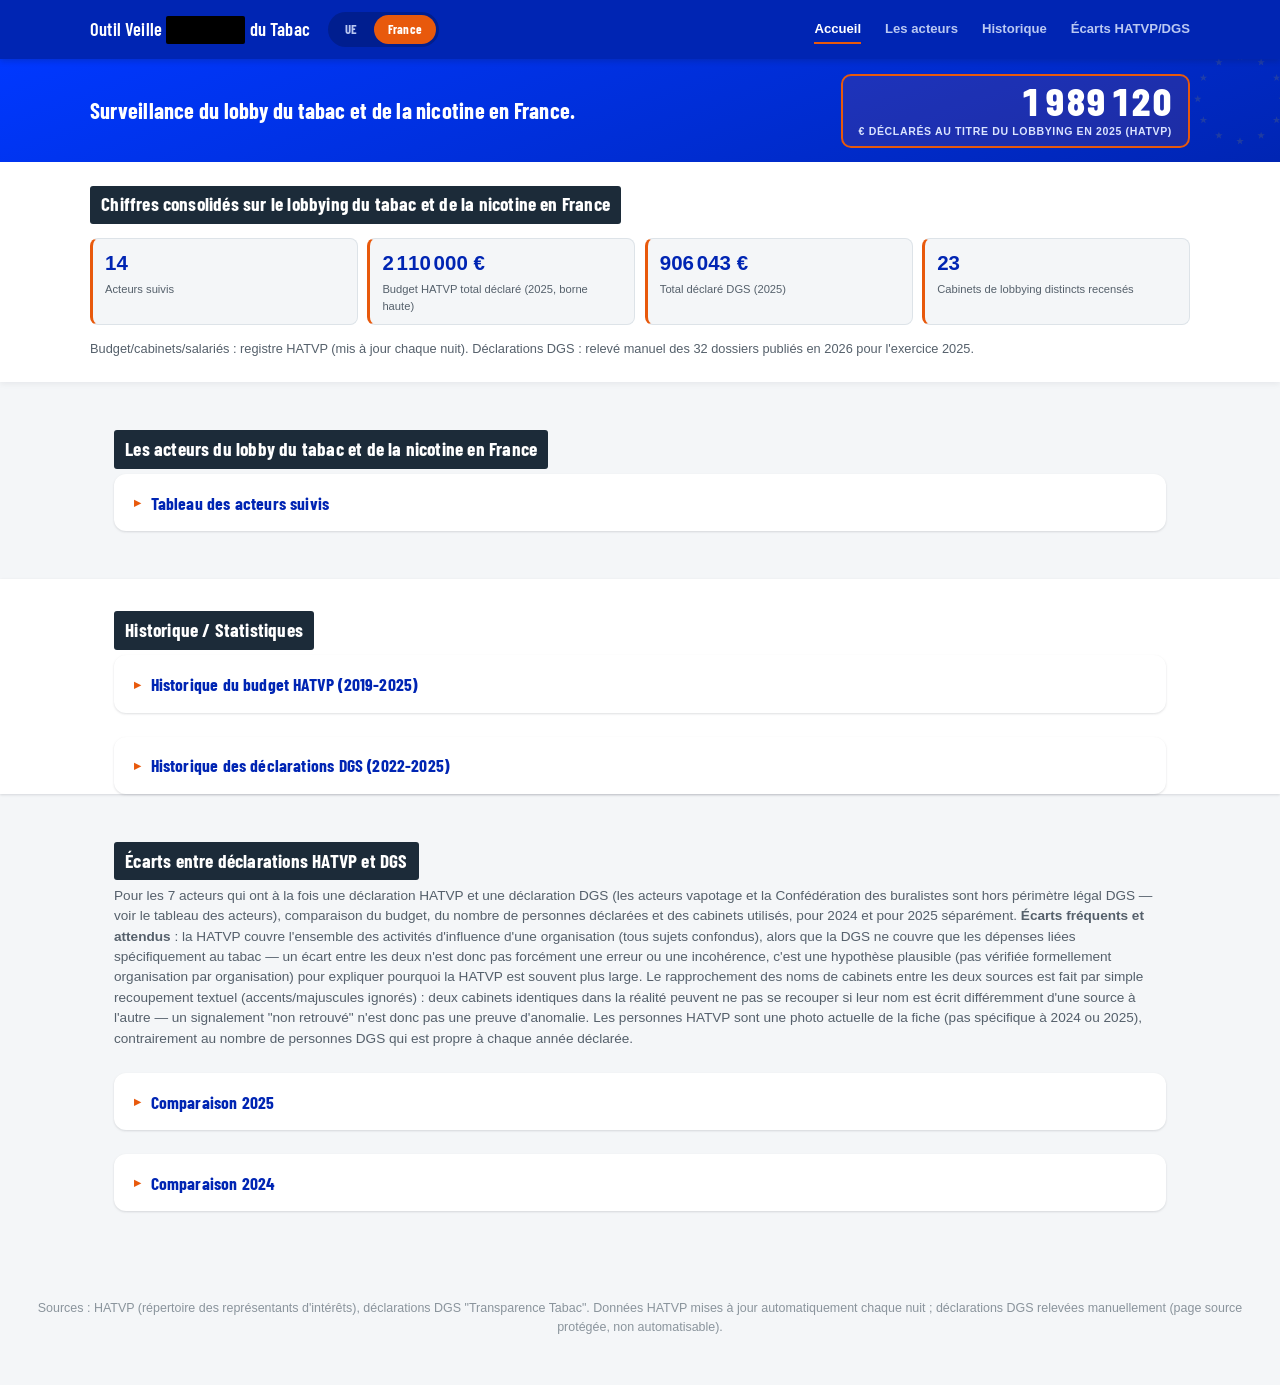
<file: france.html>
<!doctype html>
<html lang="fr">
<head>
<meta charset="utf-8">
<meta name="viewport" content="width=device-width, initial-scale=1">
<title>France Tobacco Lobby Watch</title>
<link rel="preconnect" href="https://fonts.googleapis.com">
<link rel="preconnect" href="https://fonts.gstatic.com" crossorigin>
<link href="https://fonts.googleapis.com/css2?family=Barlow+Condensed:wght@600;700&display=swap" rel="stylesheet">
<link rel="stylesheet" href="styles.css">
</head>
<body>

<nav class="site-nav" id="top">
  <div class="banner-inner">
    <div class="nav-brand-group">
      <a href="index.html" class="nav-brand">Outil Veille <span class="redacted">█████</span> du Tabac</a>
      <div class="site-tabs">
        <a href="index.html" class="site-tab">UE</a>
        <a href="france.html" class="site-tab active">France</a>
      </div>
    </div>
    <div class="nav-links">
      <a href="#top" class="nav-link active">Accueil</a>
      <a href="#acteurs" class="nav-link">Les acteurs</a>
      <a href="#historique" class="nav-link">Historique</a>
      <a href="#ecarts" class="nav-link">Écarts HATVP/DGS</a>
    </div>
  </div>
</nav>

<div class="banner">
  <svg class="banner-watermark" viewBox="0 0 200 200" aria-hidden="true" focusable="false">
    <defs>
      <polygon id="eu-star" points="0,-6 1.4,-1.9 5.7,-1.9 2.3,0.7 3.5,4.9 0,2.3 -3.5,4.9 -2.3,0.7 -5.7,-1.9 -1.4,-1.9" fill="#FFD700"/>
    </defs>
    <use href="#eu-star" transform="translate(100,35)"/>
    <use href="#eu-star" transform="translate(132.5,43.7)"/>
    <use href="#eu-star" transform="translate(156.3,67.5)"/>
    <use href="#eu-star" transform="translate(165,100)"/>
    <use href="#eu-star" transform="translate(156.3,132.5)"/>
    <use href="#eu-star" transform="translate(132.5,156.3)"/>
    <use href="#eu-star" transform="translate(100,165)"/>
    <use href="#eu-star" transform="translate(67.5,156.3)"/>
    <use href="#eu-star" transform="translate(43.7,132.5)"/>
    <use href="#eu-star" transform="translate(35,100)"/>
    <use href="#eu-star" transform="translate(43.7,67.5)"/>
    <use href="#eu-star" transform="translate(67.5,43.7)"/>
  </svg>
  <div class="banner-inner banner-inner-with-counter">
    <div>
      <p class="banner-lead">Surveillance du lobby du tabac et de la nicotine en France.</p>
    </div>
    <div class="banner-counter">
      <div class="banner-counter-value" id="banner-counter-value">0</div>
      <div class="banner-counter-label">€ déclarés au titre du lobbying en 2025 (HATVP)</div>
    </div>
  </div>
</div>

<div class="stats-banner">
  <div class="banner-inner">
    <h2>Chiffres consolidés sur le lobbying du tabac et de la nicotine en France</h2>
    <div class="stats" id="stats"></div>
    <p class="updated-note" id="updated-note"></p>
  </div>
</div>

<main class="page-bands">
  <div class="page-band page-band-grey">
  <div class="page-band-inner">
  <section id="acteurs">
    <h2>Les acteurs du lobby du tabac et de la nicotine en France</h2>

    <div class="card">
      <button class="collapsible-toggle" id="fr-acteurs-toggle" aria-expanded="false">
        <span class="collapsible-icon">▸</span>
        <span class="title-stamp">Tableau des acteurs suivis</span>
      </button>
      <div class="collapsible-body" id="fr-acteurs-body">
        <p class="section-intro">
          14 acteurs suivis : les 19 organisations d'une recherche de référence, ajustées après vérification
          (Fivape et le Collectif des Acteurs de la Cigarette Électronique ne sont qu'une seule et même
          organisation, inscrite sous ce second nom auprès de la HATVP). L'Association Française des Industriels
          du Tabac (Unifab), un temps ajoutée, a été retirée : son activité déborde du périmètre actuel de ce
          tableau (lobbying tabac au sens strict) — à réexaminer plus tard, pas exclue définitivement.
          Budget et cabinets viennent du registre HATVP (budget : exercice 2025 ; cabinets : relation client
          active en 2024 et/ou 2025, année précisée entre parenthèses pour chacun) ; la colonne DGS reprend le
          montant total déclaré au titre de la loi Transparence Tabac (détail par poste — salariés, cabinets,
          avantages — disponible au survol). Trié par budget HATVP décroissant.
        </p>
        <button class="fr-history-col-toggle fr-history-col-toggle-mobile" id="fr-history-col-toggle-mobile" aria-expanded="false">Et par rapport à avant ?</button>
        <div style="overflow: auto; border-radius: 12px;">
          <table id="fr-acteurs-table">
            <thead>
              <tr>
                <th>Acteur</th>
                <th>Catégorie</th>
                <th class="num">
                  Budget HATVP 2025
                  <button class="fr-history-col-toggle" id="fr-history-col-toggle" aria-expanded="false">Et par rapport à avant ?</button>
                </th>
                <th class="num fr-history-col">Budget 2024</th>
                <th class="num fr-history-col">Budget 2023</th>
                <th class="num fr-history-col">Budget 2022</th>
                <th>Cabinets utilisés</th>
                <th class="num">Salariés</th>
                <th class="num">DGS 2025</th>
              </tr>
            </thead>
            <tbody id="fr-acteurs-table-body"></tbody>
          </table>
        </div>
        <div class="table-toggle-wrapper" id="fr-acteurs-toggle-wrapper">
          <button class="toggle-btn" id="fr-acteurs-table-toggle-btn"></button>
        </div>
        <div class="fr-notes" id="fr-notes"></div>
      </div>
    </div>
  </section>
  </div>
  </div>

  <div class="page-band page-band-white">
  <div class="page-band-inner">
  <section id="historique">
    <h2>Historique / Statistiques</h2>

    <div class="card">
      <button class="collapsible-toggle" id="fr-hatvp-history-toggle" aria-expanded="false">
        <span class="collapsible-icon">▸</span>
        <span class="title-stamp">Historique du budget HATVP (2019-2025)</span>
      </button>
      <div class="collapsible-body" id="fr-hatvp-history-body">
        <p class="section-intro">
          Budget annuel déclaré (borne haute de la fourchette HATVP) pour 7 acteurs suivis depuis 2019, plus le
          total de ces 7 acteurs. Les exercices pas encore publiés au moment de l'extraction sont omis (pas
          affichés comme un budget nul).
        </p>
        <div class="chart-wrapper">
          <div id="fr-hatvp-history-chart"></div>
        </div>
      </div>
    </div>

    <div class="card" style="margin-top: 1.5rem;">
      <button class="collapsible-toggle" id="fr-dgs-history-toggle" aria-expanded="false">
        <span class="collapsible-icon">▸</span>
        <span class="title-stamp">Historique des déclarations DGS (2022-2025)</span>
      </button>
      <div class="collapsible-body" id="fr-dgs-history-body">
        <p class="section-intro">
          Total déclaré au titre de la loi Transparence Tabac (salariés + cabinets + avantages) pour les mêmes 7
          acteurs, plus leur total. La Confédération des buralistes n'apparaît sur aucune des 4 années (cohérent
          avec l'absence de déclaration DGS déjà documentée dans le tableau des acteurs, note<sup>4</sup>).
        </p>
        <div class="chart-wrapper">
          <div id="fr-dgs-history-chart"></div>
        </div>
        <div class="fr-notes" id="fr-dgs-history-notes"></div>
      </div>
    </div>
  </section>
  </div>
  </div>

  <div class="page-band page-band-grey">
  <div class="page-band-inner">
  <section id="ecarts">
    <h2>Écarts entre déclarations HATVP et DGS</h2>

    <p class="section-intro">
      Pour les 7 acteurs qui ont à la fois une déclaration HATVP et une déclaration DGS (les acteurs vapotage et
      la Confédération des buralistes sont hors périmètre légal DGS — voir le tableau des acteurs), comparaison
      du budget, du nombre de personnes déclarées et des cabinets utilisés, pour 2024 et pour 2025 séparément.
      <strong>Écarts fréquents et attendus</strong> : la HATVP couvre l'ensemble des activités d'influence d'une
      organisation (tous sujets confondus), alors que la DGS ne couvre que les dépenses liées spécifiquement au
      tabac — un écart entre les deux n'est donc pas forcément une erreur ou une incohérence, c'est une hypothèse
      plausible (pas vérifiée formellement organisation par organisation) pour expliquer pourquoi la HATVP est
      souvent plus large. Le rapprochement des noms de cabinets entre les deux sources est fait par simple
      recoupement textuel (accents/majuscules ignorés) : deux cabinets identiques dans la réalité peuvent ne pas
      se recouper si leur nom est écrit différemment d'une source à l'autre — un signalement "non retrouvé" n'est
      donc pas une preuve d'anomalie. Les personnes HATVP sont une photo actuelle de la fiche (pas spécifique à
      2024 ou 2025), contrairement au nombre de personnes DGS qui est propre à chaque année déclarée.
    </p>

    <div class="card">
      <button class="collapsible-toggle" id="fr-ecarts-2025-toggle" aria-expanded="false">
        <span class="collapsible-icon">▸</span>
        <span class="title-stamp">Comparaison 2025</span>
      </button>
      <div class="collapsible-body" id="fr-ecarts-2025-body">
        <div style="overflow: auto; border-radius: 12px;">
          <table id="fr-ecarts-2025-table">
            <thead>
              <tr>
                <th>Acteur</th>
                <th class="num">Budget HATVP</th>
                <th class="num">Budget DGS</th>
                <th class="num">Personnes HATVP</th>
                <th class="num">Personnes DGS</th>
                <th>Cabinets HATVP sans équivalent DGS</th>
                <th>Cabinets DGS sans équivalent HATVP</th>
              </tr>
            </thead>
            <tbody id="fr-ecarts-2025-body-rows"></tbody>
          </table>
        </div>
      </div>
    </div>

    <div class="card" style="margin-top: 1.5rem;">
      <button class="collapsible-toggle" id="fr-ecarts-2024-toggle" aria-expanded="false">
        <span class="collapsible-icon">▸</span>
        <span class="title-stamp">Comparaison 2024</span>
      </button>
      <div class="collapsible-body" id="fr-ecarts-2024-body">
        <div style="overflow: auto; border-radius: 12px;">
          <table id="fr-ecarts-2024-table">
            <thead>
              <tr>
                <th>Acteur</th>
                <th class="num">Budget HATVP</th>
                <th class="num">Budget DGS</th>
                <th class="num">Personnes HATVP</th>
                <th class="num">Personnes DGS</th>
                <th>Cabinets HATVP sans équivalent DGS</th>
                <th>Cabinets DGS sans équivalent HATVP</th>
              </tr>
            </thead>
            <tbody id="fr-ecarts-2024-body-rows"></tbody>
          </table>
        </div>
      </div>
    </div>
  </section>
  </div>
  </div>
</main>

<footer>
  Sources : HATVP (répertoire des représentants d'intérêts), déclarations DGS "Transparence Tabac".
  Données HATVP mises à jour automatiquement chaque nuit ; déclarations DGS relevées manuellement (page
  source protégée, non automatisable).
</footer>

<script src="common.js"></script>
<script>
const FR_DGS_LEGAL_SCOPE_NOTE =
  "Hors périmètre légal (vapotage)";

function frDgsDisplay(row) {
  if (row.dgs_2025_montant_total) {
    let title = '';
    if (row.dgs_2025_detail) {
      const d = row.dgs_2025_detail;
      const parts = [];
      if (d.montant_employes) parts.push(`salariés : ${formatEuro(d.montant_employes)}`);
      if (d.cabinets && d.cabinets.length) {
        parts.push('cabinets : ' + d.cabinets.map(c => `${c.name} (${formatEuro(c.amount)})`).join(', '));
      }
      if (d.montant_avantages) parts.push(`avantages : ${formatEuro(d.montant_avantages)}`);
      title = parts.join(' · ');
    }
    return `<span title="${title}">${formatEuro(row.dgs_2025_montant_total)}</span>`;
  }
  if (row.categorie === 'Vapotage' || row.acteur === 'Aiduce') {
    return `<span class="muted">${FR_DGS_LEGAL_SCOPE_NOTE}</span>`;
  }
  if (row.acteur.startsWith('Confédération des buralistes') || row.acteur.startsWith('Confederation des buralistes')) {
    return `<span class="muted">Non soumis (statut préposé douane)<sup>4</sup></span>`;
  }
  if (row.acteur.startsWith('Cigusto')) {
    return `<span class="muted">Via un tiers (Coalitio)</span>`;
  }
  return `<span class="muted">Aucune déclaration</span>`;
}

function frBudgetDisplay(row) {
  if (row.acteur.startsWith('Fivape')) {
    return `100 000 € – 200 000 €<sup>3</sup> <span class="fr-estimate-tag">(estimation, d'après leur dernière déclaration 2024 — exercice 2025 pas encore publié)</span>`;
  }
  if (row.budget_hatvp_bas_2025 == null) {
    return '<span class="muted">—</span>';
  }
  return `${formatEuro(row.budget_hatvp_bas_2025)} – ${formatEuro(row.budget_hatvp_haut_2025)}`;
}

function frNoteMarker(row) {
  if (row.acteur.startsWith('Seita') || row.acteur === 'Logista') return '<sup>1</sup>';
  if (row.acteur.startsWith('Fivape')) return '<sup>2</sup>';
  if (row.acteur === 'LPV Company') return '<sup>5</sup>';
  return '';
}

function formatCabinets(cabinets) {
  return (cabinets || []).map(c => `${c.name} (${c.years.join('-')})`).join(', ');
}

function formatPersonnes(value) {
  if (value == null) return '<span class="muted">—</span>';
  return value.toLocaleString('fr-FR');
}

let FR_HATVP_HISTORY = null;
const FR_HISTORY_COL_YEARS = [2024, 2023, 2022];
const INITIAL_FR_ACTEURS_COUNT = 6;

function frHistoryCell(acteurName, year) {
  const entry = FR_HATVP_HISTORY && FR_HATVP_HISTORY.organisations[acteurName];
  const value = entry && entry.budget_by_year && entry.budget_by_year[String(year)];
  return typeof value === 'number' ? formatEuro(value) : '<span class="muted">—</span>';
}

function computeFrTotals(rows) {
  const withBudget = rows.filter(r => !(r.budget_hatvp_bas_2025 === 0 && r.budget_hatvp_haut_2025 === 0));
  const totalBudgetBas = withBudget.reduce((sum, r) => sum + (r.budget_hatvp_bas_2025 || 0), 0);
  const totalBudgetHaut = withBudget.reduce((sum, r) => sum + (r.budget_hatvp_haut_2025 || 0), 0);
  const totalPersonnes = rows.reduce((sum, r) => sum + (r.nb_personnes_hatvp || 0), 0);
  const totalDgs = rows.reduce((sum, r) => sum + (r.dgs_2025_montant_total || 0), 0);
  const cabinetsSet = new Set();
  rows.forEach(r => (r.cabinets_hatvp || []).forEach(c => cabinetsSet.add(c.name)));

  const historyTotals = {};
  FR_HISTORY_COL_YEARS.forEach(year => {
    let sum = 0;
    let found = false;
    rows.forEach(r => {
      const entry = FR_HATVP_HISTORY && FR_HATVP_HISTORY.organisations[r.acteur];
      const value = entry && entry.budget_by_year && entry.budget_by_year[String(year)];
      if (typeof value === 'number') { sum += value; found = true; }
    });
    historyTotals[year] = found ? sum : null;
  });

  return { totalBudgetBas, totalBudgetHaut, totalPersonnes, totalDgs, cabinetsCount: cabinetsSet.size, historyTotals };
}

function renderFrActeursTable(data) {
  const rows = [...data.acteurs].sort((a, b) => {
    const bb = b.budget_hatvp_haut_2025 ?? -1;
    const ab = a.budget_hatvp_haut_2025 ?? -1;
    return bb - ab;
  });

  const totals = computeFrTotals(rows);
  const totalHistoryCells = FR_HISTORY_COL_YEARS.map(year => `
    <td class="num fr-history-col" data-label="Budget ${year}"><strong>${
      typeof totals.historyTotals[year] === 'number' ? formatEuro(totals.historyTotals[year]) : '<span class="muted">—</span>'
    }</strong></td>
  `).join('');
  const totalRowHtml = `
    <tr class="fr-total-row">
      <td data-label="Acteur"><strong>Total (${rows.length} acteurs)</strong></td>
      <td data-label="Catégorie">—</td>
      <td class="num" data-label="Budget HATVP 2025"><strong>${formatEuro(totals.totalBudgetBas)} – ${formatEuro(totals.totalBudgetHaut)}</strong></td>
      ${totalHistoryCells}
      <td data-label="Cabinets utilisés"><strong>${totals.cabinetsCount} cabinets distincts</strong></td>
      <td class="num" data-label="Salariés"><strong>${formatPersonnes(totals.totalPersonnes)}</strong></td>
      <td class="num" data-label="DGS 2025"><strong>${formatEuro(totals.totalDgs)}</strong></td>
    </tr>
  `;

  document.getElementById('fr-acteurs-table-body').innerHTML = totalRowHtml + rows.map((row, i) => {
    const historyCells = FR_HISTORY_COL_YEARS.map(year => `
      <td class="num fr-history-col" data-label="Budget ${year}">${frHistoryCell(row.acteur, year)}</td>
    `).join('');
    const extraClass = i >= INITIAL_FR_ACTEURS_COUNT ? ' extra-row fr-acteur-row' : ' fr-acteur-row';
    return `
    <tr class="${extraClass.trim()}">
      <td data-label="Acteur">${row.acteur}${frNoteMarker(row)}</td>
      <td data-label="Catégorie">${row.categorie}</td>
      <td class="num" data-label="Budget HATVP 2025">${frBudgetDisplay(row)}</td>
      ${historyCells}
      <td data-label="Cabinets utilisés">${row.nb_cabinets_hatvp ? `${formatCabinets(row.cabinets_hatvp)} — ${row.nb_cabinets_hatvp} au total` : '<span class="muted">—</span>'}</td>
      <td class="num" data-label="Salariés" title="${(row.personnes_hatvp || []).join(', ')}">${row.nb_personnes_hatvp ? formatPersonnes(row.nb_personnes_hatvp) : '<span class="muted">—</span>'}</td>
      <td class="num" data-label="DGS 2025">${frDgsDisplay(row)}</td>
    </tr>
  `;
  }).join('');

  setupTableToggle({
    tbodyId: 'fr-acteurs-table-body',
    wrapperId: 'fr-acteurs-toggle-wrapper',
    btnId: 'fr-acteurs-table-toggle-btn',
    total: rows.length,
    initialCount: INITIAL_FR_ACTEURS_COUNT,
    labelPrefix: 'Voir tous les acteurs',
  });

  const historyColToggles = [
    document.getElementById('fr-history-col-toggle'),
    document.getElementById('fr-history-col-toggle-mobile'),
  ];
  historyColToggles.forEach(btn => {
    if (btn.dataset.bound) return;
    btn.addEventListener('click', () => {
      const table = document.getElementById('fr-acteurs-table');
      const expanded = table.classList.toggle('show-history');
      const label = expanded ? 'Masquer l\'historique' : 'Et par rapport à avant ?';
      historyColToggles.forEach(b => {
        b.textContent = label;
        b.setAttribute('aria-expanded', expanded ? 'true' : 'false');
      });
    });
    btn.dataset.bound = 'true';
  });

  const notesHtml = `
    <p><sup>1</sup> Seita et Logista déclarent sur un exercice HATVP octobre-septembre (pas l'année civile) :
    le budget/ETP affiché ici peut différer légèrement de versions antérieures de ce tableau selon la date
    d'extraction — le nombre d'actions et les cabinets utilisés restent, eux, cohérents.</p>
    <p><sup>2</sup> Fivape est inscrite à la HATVP sous le nom "Collectif des Acteurs de la Cigarette
    Électronique" (CACE) — même organisation, un seul identifiant. Son exercice 2025 n'était pas encore publié
    au moment de cette extraction (pas un budget déclaré à zéro, une donnée pas encore disponible) ; son
    dernier exercice publié (2024) indique 0,5 ETP et un budget de 100 000 – 200 000 €.</p>
    <p><sup>3</sup> Le budget HATVP 2025 de Fivape n'étant pas encore publié (voir note 2), la fourchette affichée
    est une estimation de référence reprenant leur dernier exercice connu (2024) — pas une donnée 2025 confirmée.
    Elle n'est volontairement PAS comptée dans la ligne "Total" du tableau, qui ne retient que des budgets 2025
    confirmés (Fivape y reste à 0 €, comme une organisation sans exercice publié).</p>
    <p><sup>4</sup> Les buralistes ont un statut de "préposés de l'administration des douanes" sous contrat de
    gérance (article 568 du code général des impôts, arrêté du 8 juillet 2010), juridiquement distinct de la
    catégorie "distributeurs" visée par l'article L.3512-7 du code de la santé publique (déclarations DGS). Un
    rapport 2025 d'ACT-Alliance contre le tabac demande d'ailleurs explicitement d'étendre aux buralistes les
    obligations "déjà imposées à l'industrie du tabac au titre de l'article L.3512-7" — confirmant qu'ils n'y
    sont pas actuellement soumis. Cette explication reste une déduction raisonnable : aucune position
    officielle explicite de la DGS ou de la HATVP établissant ce lien n'a été trouvée.</p>
    <p><sup>5</sup> LPV Company n'a déclaré aucune action de lobbying pour l'exercice 2025 sur HATVP (0 activité) —
    mais a bien déclaré ses moyens (budget 100 000 – 200 000 €, 0,25 ETP) : ce sont deux déclarations distinctes
    sur HATVP, l'absence de la première n'invalide pas la seconde. Une vérification systématique sur les 14
    acteurs suivis confirme que LPV Company est le seul dans ce cas.</p>
    <p>Les acteurs "Vapotage" et Aiduce n'apparaissent pas dans les déclarations DGS 2025 : l'article L.3512-7
    vise explicitement les "fabricants, importateurs et distributeurs de produits du tabac", sans mention de la
    cigarette électronique, régie par un cadre distinct en droit français — ils sont donc hors du périmètre
    légal de cette déclaration, pas des organisations qui auraient omis de déclarer.</p>
  `;
  document.getElementById('fr-notes').innerHTML = notesHtml;
}

function renderFrStats(data) {
  const rows = data.acteurs;
  const totals = computeFrTotals(rows);

  const tiles = [
    { value: rows.length, label: 'Acteurs suivis' },
    { value: formatEuro(totals.totalBudgetHaut), label: 'Budget HATVP total déclaré (2025, borne haute)' },
    { value: formatEuro(totals.totalDgs), label: 'Total déclaré DGS (2025)' },
    { value: totals.cabinetsCount, label: 'Cabinets de lobbying distincts recensés' },
  ];
  document.getElementById('stats').innerHTML = tiles.map(t => `
    <div class="stat-tile">
      <div class="value">${t.value}</div>
      <div class="label">${t.label}</div>
    </div>
  `).join('');

  animateCounter(document.getElementById('banner-counter-value'), totals.totalBudgetHaut, 1800);
}

/* ---------- Historique / Statistiques (courbes HATVP et DGS) ---------- */

const FR_HISTORY_ORGS = [
  { name: 'Philip Morris International (PMI)', color: '#0038FF' },
  { name: 'British American Tobacco (BAT)', color: '#e8590c' },
  { name: 'JT International (JTI)', color: '#7c3aed' },
  { name: 'Seita (Imperial Brands)', color: '#10b981' },
  { name: 'Confederation des buralistes', color: '#d63384' },
  { name: 'Federation des fabricants de cigares', color: '#f59e0b' },
  { name: 'Association des fournisseurs de tabac a fumer (AFTF)', color: '#0d9488' },
];

function niceCeil(value) {
  if (value <= 0) return 1;
  const exponent = Math.floor(Math.log10(value));
  const base = Math.pow(10, exponent);
  const fraction = value / base;
  const niceFractions = [1, 1.5, 2, 2.5, 3, 4, 5, 6, 8, 10];
  const niceFraction = niceFractions.find(f => f >= fraction) || 10;
  return niceFraction * base;
}

function formatCompactEuro(value) {
  if (value >= 1e6) return `${(value / 1e6).toFixed(1)}M€`;
  return `${Math.round(value / 1000)}k€`;
}

function renderHistoryLineChart(containerId, series, totalSeries) {
  const container = document.getElementById(containerId);
  const allSeries = totalSeries ? series.concat([totalSeries]) : series;
  const yearsSet = new Set();
  allSeries.forEach(s => Object.keys(s.byYear).forEach(y => yearsSet.add(y)));
  const years = Array.from(yearsSet).sort((a, b) => Number(a) - Number(b));

  if (!years.length) {
    container.innerHTML = '<p class="muted">Aucune donnée disponible.</p>';
    return;
  }

  const allValues = allSeries.flatMap(s => years.map(y => s.byYear[y]).filter(v => typeof v === 'number'));
  const yMax = niceCeil(Math.max(...allValues, 1));
  const TICK_COUNT = 5;

  const paddingLeft = 56;
  const paddingRight = 24;
  const paddingTop = 20;
  const paddingBottom = 46;
  const chartHeight = 190;
  const step = 90;
  const width = paddingLeft + paddingRight + (years.length - 1) * step;
  const height = paddingTop + chartHeight + paddingBottom;

  const xFor = i => paddingLeft + i * step;
  const yFor = value => paddingTop + chartHeight - (value / yMax) * chartHeight;

  let gridlines = '';
  for (let t = 0; t <= TICK_COUNT; t++) {
    const value = (yMax / TICK_COUNT) * t;
    const y = yFor(value);
    gridlines += `
      <line class="chart-axis-line" x1="${paddingLeft}" y1="${y.toFixed(1)}" x2="${(width - paddingRight).toFixed(1)}" y2="${y.toFixed(1)}" />
      <text class="chart-axis-label" x="${(paddingLeft - 8).toFixed(1)}" y="${(y + 3).toFixed(1)}" text-anchor="end">${formatCompactEuro(value)}</text>
    `;
  }

  let xLabels = '';
  years.forEach((year, i) => {
    xLabels += `<text class="chart-axis-label" x="${xFor(i).toFixed(1)}" y="${(paddingTop + chartHeight + 18).toFixed(1)}" text-anchor="middle">${year}</text>`;
  });

  let linesAndPoints = '';
  const drawSeries = list => list.forEach(s => {
    let currentRun = [];
    const strokeWidth = s.dashed ? 3.5 : 2.5;
    const dashAttr = s.dashed ? ' stroke-dasharray="7 5"' : '';

    const flushRun = () => {
      if (currentRun.length > 1) {
        const points = currentRun.map(p => `${p.x.toFixed(1)},${p.y.toFixed(1)}`).join(' ');
        linesAndPoints += `<polyline points="${points}" fill="none" stroke="${s.color}" stroke-width="${strokeWidth}"${dashAttr} />`;
      }
      currentRun.forEach(p => {
        linesAndPoints += `<circle cx="${p.x.toFixed(1)}" cy="${p.y.toFixed(1)}" r="3.5" fill="${s.color}"><title>${s.name} — ${p.year} : ${formatEuro(p.value)}</title></circle>`;
      });
      currentRun = [];
    };

    years.forEach((year, i) => {
      const value = s.byYear[year];
      if (typeof value === 'number') {
        currentRun.push({ x: xFor(i), y: yFor(value), year, value });
      } else {
        flushRun();
      }
    });
    flushRun();
  });

  drawSeries(series);
  if (totalSeries) drawSeries([totalSeries]);

  container.innerHTML = `
    <svg viewBox="0 0 ${width} ${height}" xmlns="http://www.w3.org/2000/svg" class="chart-svg-container" style="width: 100%; height: auto;">
      ${gridlines}
      ${linesAndPoints}
      ${xLabels}
    </svg>
    <div class="chart-legend">
      ${allSeries.map(s => `<span class="chart-legend-item">${
        s.dashed
          ? `<span class="chart-legend-dash" style="border-color:${s.color}"></span>`
          : `<span class="chart-legend-dot" style="background:${s.color}"></span>`
      }${s.name}</span>`).join('')}
    </div>
  `;
}

function buildSeriesFromHistory(history) {
  const series = FR_HISTORY_ORGS.map(org => {
    const entry = history.organisations[org.name];
    return Object.assign({}, org, { byYear: (entry && entry.budget_by_year) || {} });
  });
  const totalByYear = {};
  Object.entries(history.yearly_totals || {}).forEach(([year, t]) => {
    totalByYear[year] = t.total;
  });
  const totalSeries = { name: `Total (${FR_HISTORY_ORGS.length} acteurs)`, color: '#1c2b39', byYear: totalByYear, dashed: true };
  return { series, totalSeries };
}

function buildSeriesFromDgsHistory(history) {
  const series = FR_HISTORY_ORGS.map(org => {
    const budget_by_year = history.organisations[org.name] || {};
    return Object.assign({}, org, { byYear: budget_by_year });
  });
  const totalByYear = {};
  Object.entries(history.yearly_totals || {}).forEach(([year, t]) => {
    totalByYear[year] = t.total;
  });
  const totalSeries = { name: `Total (${FR_HISTORY_ORGS.length} acteurs)`, color: '#1c2b39', byYear: totalByYear, dashed: true };
  return { series, totalSeries };
}

/* ---------- Ecarts HATVP vs DGS ---------- */

function fmtCabinetList(names) {
  if (!names || !names.length) return '<span class="muted">—</span>';
  return names.join(', ');
}

function renderEcartsTable(comparison, year) {
  const tbody = document.getElementById(`fr-ecarts-${year}-body-rows`);
  tbody.innerHTML = comparison.map(org => {
    const y = org.years[String(year)];
    if (!y) return '';
    const m = y.mismatches;
    const budgetHatvpTxt = (y.hatvp.budget_bas != null && y.hatvp.budget_haut != null)
      ? `${formatEuro(y.hatvp.budget_bas)} – ${formatEuro(y.hatvp.budget_haut)}`
      : '<span class="muted">—</span>';
    const budgetDgsTxt = y.dgs.budget != null ? formatEuro(y.dgs.budget) : '<span class="muted">—</span>';
    const personnesDgsTxt = y.dgs.nb_personnes != null ? y.dgs.nb_personnes : '<span class="muted">—</span>';
    return `
      <tr>
        <td data-label="Acteur">${org.acteur}</td>
        <td class="num${m.budget ? ' fr-mismatch' : ''}" data-label="Budget HATVP">${budgetHatvpTxt}</td>
        <td class="num${m.budget ? ' fr-mismatch' : ''}" data-label="Budget DGS">${budgetDgsTxt}</td>
        <td class="num${m.personnes ? ' fr-mismatch' : ''}" data-label="Personnes HATVP" title="photo actuelle de la fiche, pas specifique a ${year}">${org.nb_personnes_hatvp || '<span class="muted">—</span>'}</td>
        <td class="num${m.personnes ? ' fr-mismatch' : ''}" data-label="Personnes DGS">${personnesDgsTxt}</td>
        <td data-label="Cabinets HATVP sans équivalent DGS"${m.cabinets && y.cabinets_comparison.hatvp_only.length ? ' class="fr-mismatch"' : ''}>${fmtCabinetList(y.cabinets_comparison.hatvp_only)}</td>
        <td data-label="Cabinets DGS sans équivalent HATVP"${m.cabinets && y.cabinets_comparison.dgs_only.length ? ' class="fr-mismatch"' : ''}>${fmtCabinetList(y.cabinets_comparison.dgs_only)}</td>
      </tr>
    `;
  }).join('');
}

(async function init() {
  setupCollapsible('fr-acteurs-toggle', 'fr-acteurs-body');
  setupCollapsible('fr-hatvp-history-toggle', 'fr-hatvp-history-body');
  setupCollapsible('fr-dgs-history-toggle', 'fr-dgs-history-body');
  setupCollapsible('fr-ecarts-2025-toggle', 'fr-ecarts-2025-body');
  setupCollapsible('fr-ecarts-2024-toggle', 'fr-ecarts-2024-body');

  try {
    const comparisonRes = await fetch('data/hatvp_dgs_comparison.json', { cache: 'no-cache' });
    const comparison = await comparisonRes.json();
    renderEcartsTable(comparison, 2025);
    renderEcartsTable(comparison, 2024);
  } catch (err) {
    document.getElementById('fr-ecarts-2025-body-rows').innerHTML =
      `<tr><td colspan="7">Erreur de chargement des données : ${err.message}</td></tr>`;
  }

  try {
    const historyRes = await fetch('data/hatvp_history.json', { cache: 'no-cache' });
    FR_HATVP_HISTORY = await historyRes.json();
    const { series, totalSeries } = buildSeriesFromHistory(FR_HATVP_HISTORY);
    renderHistoryLineChart('fr-hatvp-history-chart', series, totalSeries);
  } catch (err) {
    document.getElementById('fr-hatvp-history-chart').innerHTML =
      `<p class="muted">Erreur de chargement : ${err.message}</p>`;
  }

  try {
    const dgsHistoryRes = await fetch('data/dgs_history.json', { cache: 'no-cache' });
    const dgsHistory = await dgsHistoryRes.json();
    const { series, totalSeries } = buildSeriesFromDgsHistory(dgsHistory);
    renderHistoryLineChart('fr-dgs-history-chart', series, totalSeries);
    if (dgsHistory._notes && dgsHistory._notes.length) {
      document.getElementById('fr-dgs-history-notes').innerHTML =
        dgsHistory._notes.map(n => `<p>${n}</p>`).join('');
    }
  } catch (err) {
    document.getElementById('fr-dgs-history-chart').innerHTML =
      `<p class="muted">Erreur de chargement : ${err.message}</p>`;
  }

  try {
    const res = await fetch('data/fr_summary_table.json', { cache: 'no-cache' });
    const data = await res.json();
    renderFrStats(data);
    renderFrActeursTable(data);
    document.getElementById('updated-note').textContent =
      'Budget/cabinets/salariés : registre HATVP (mis à jour chaque nuit). Déclarations DGS : relevé manuel des 32 dossiers publiés en 2026 pour l\'exercice 2025.';
  } catch (err) {
    document.getElementById('fr-acteurs-table-body').innerHTML =
      `<tr><td colspan="6">Erreur de chargement des données : ${err.message}</td></tr>`;
  }
})();
</script>

</body>
</html>
</file>
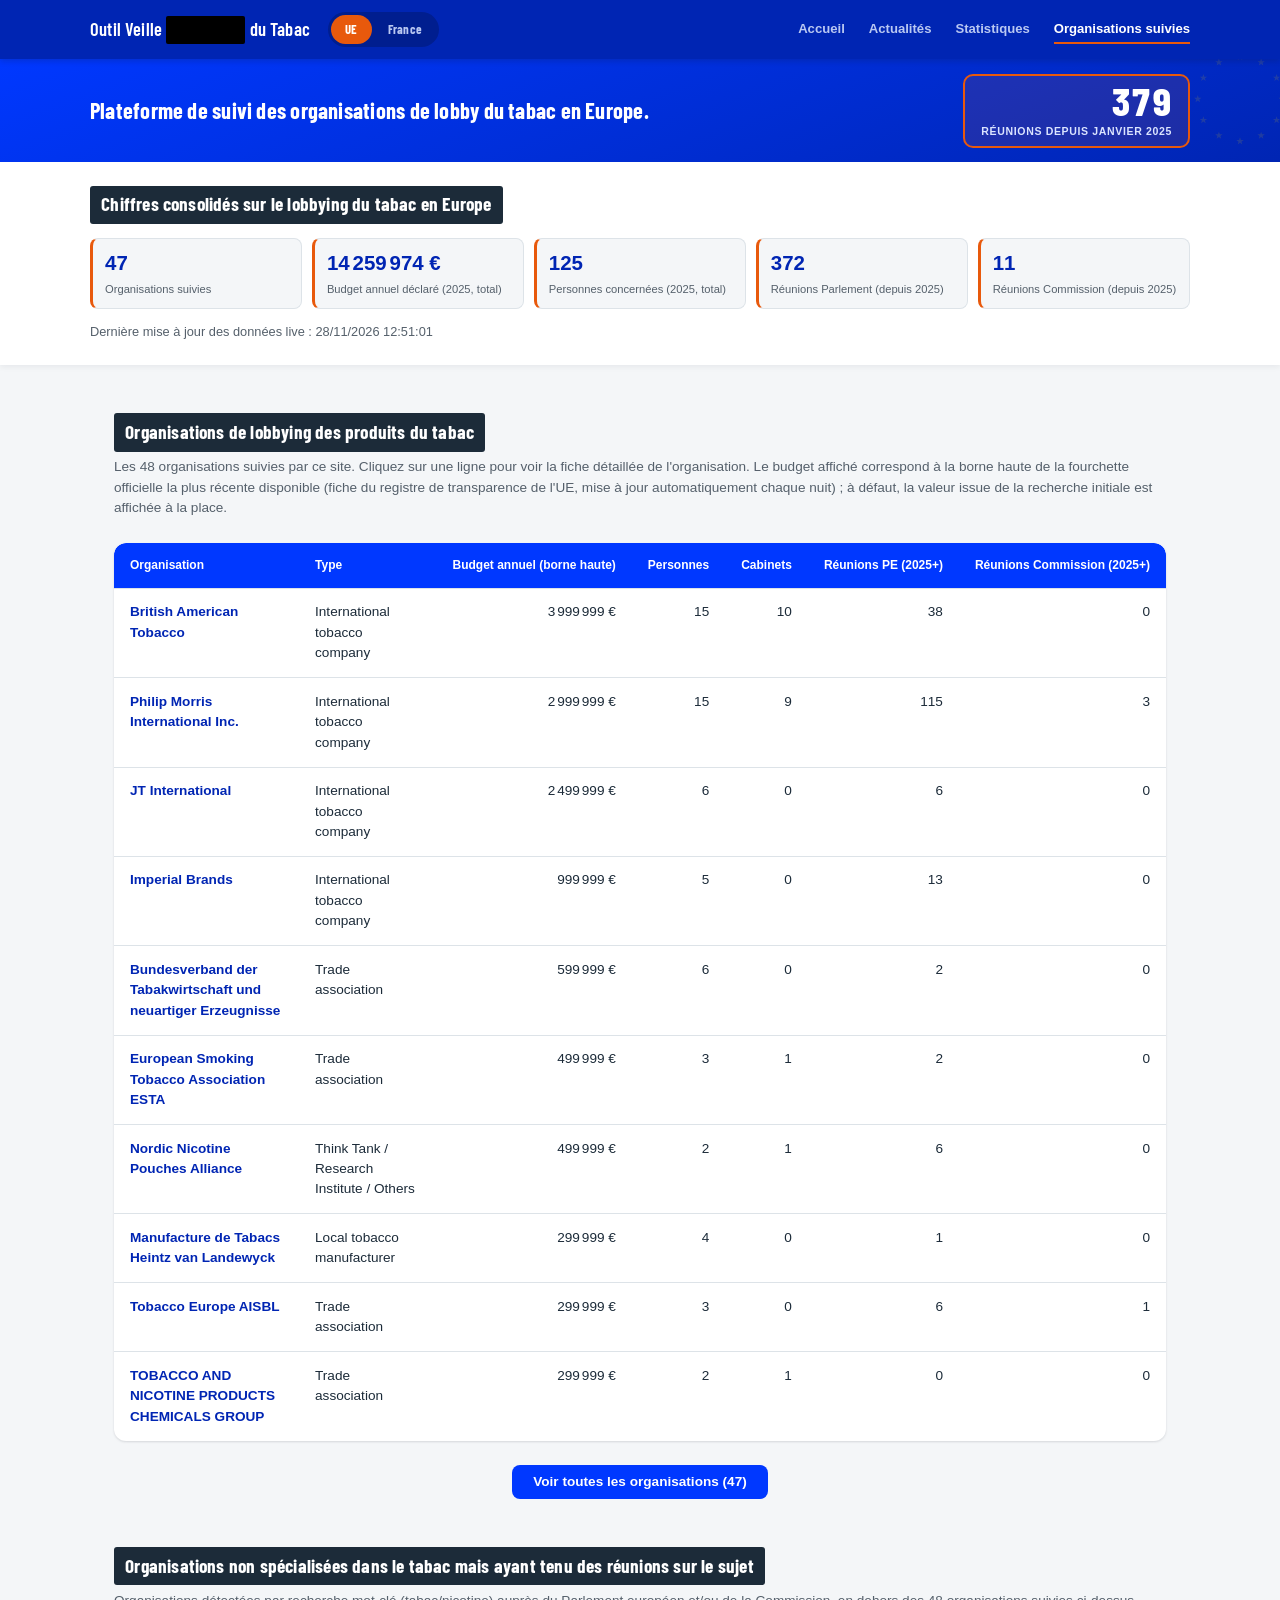
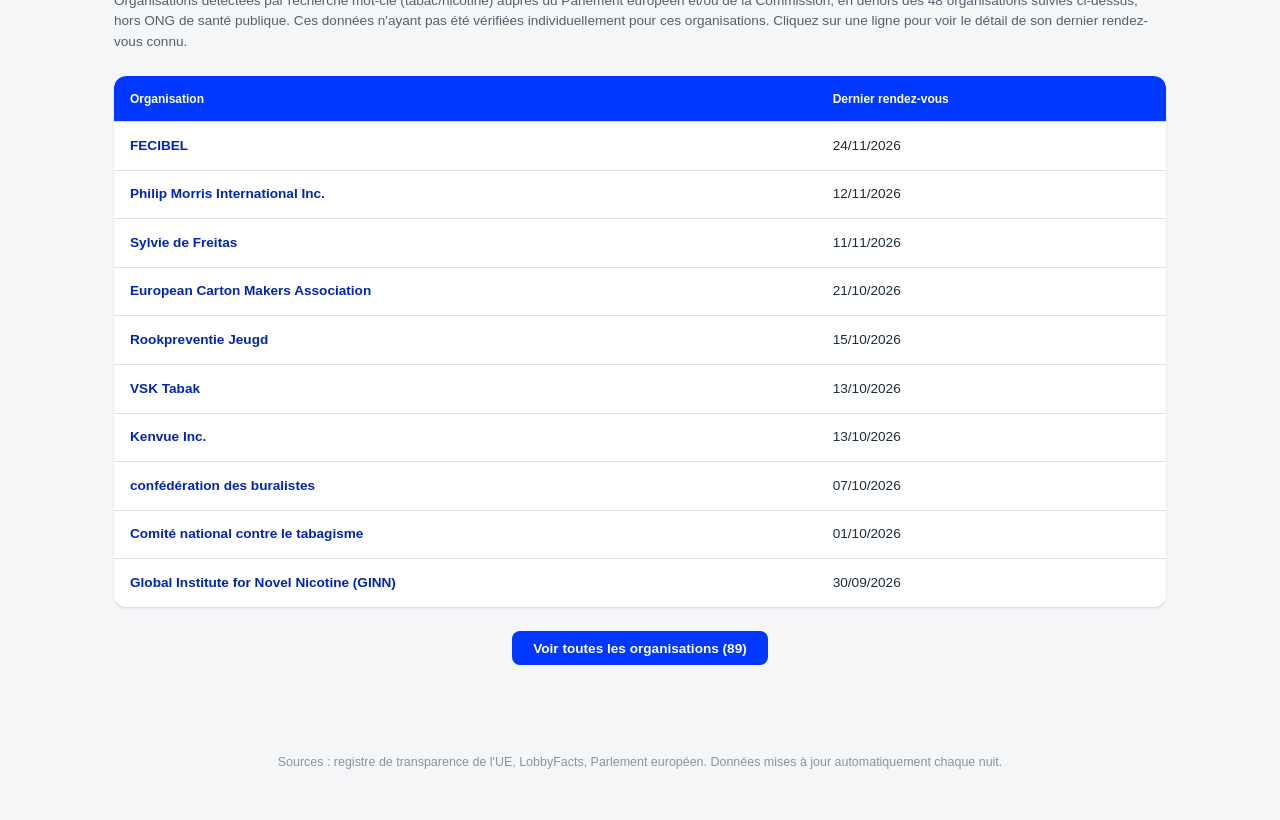
<file: organisations.html>
<!doctype html>
<html lang="fr">
<head>
<meta charset="utf-8">
<meta name="viewport" content="width=device-width, initial-scale=1">
<title>Organisations suivies — EU Tobacco Lobby Watch</title>
<link rel="preconnect" href="https://fonts.googleapis.com">
<link rel="preconnect" href="https://fonts.gstatic.com" crossorigin>
<link href="https://fonts.googleapis.com/css2?family=Barlow+Condensed:wght@600;700&display=swap" rel="stylesheet">
<link rel="stylesheet" href="styles.css">
</head>
<body>

<nav class="site-nav">
  <div class="banner-inner">
    <div class="nav-brand-group">
      <a href="index.html" class="nav-brand">Outil Veille <span class="redacted">█████</span> du Tabac</a>
      <div class="site-tabs">
        <a href="index.html" class="site-tab active">UE</a>
        <a href="france.html" class="site-tab">France</a>
      </div>
    </div>
    <div class="nav-links">
      <a href="index.html" class="nav-link">Accueil</a>
      <a href="index.html#actualites" class="nav-link">Actualités</a>
      <a href="index.html#statistiques" class="nav-link">Statistiques</a>
      <a href="organisations.html" class="nav-link active">Organisations suivies</a>
    </div>
  </div>
</nav>

<div class="banner">
  <svg class="banner-watermark" viewBox="0 0 200 200" aria-hidden="true" focusable="false">
    <defs>
      <polygon id="eu-star" points="0,-6 1.4,-1.9 5.7,-1.9 2.3,0.7 3.5,4.9 0,2.3 -3.5,4.9 -2.3,0.7 -5.7,-1.9 -1.4,-1.9" fill="#FFD700"/>
    </defs>
    <use href="#eu-star" transform="translate(100,35)"/>
    <use href="#eu-star" transform="translate(132.5,43.7)"/>
    <use href="#eu-star" transform="translate(156.3,67.5)"/>
    <use href="#eu-star" transform="translate(165,100)"/>
    <use href="#eu-star" transform="translate(156.3,132.5)"/>
    <use href="#eu-star" transform="translate(132.5,156.3)"/>
    <use href="#eu-star" transform="translate(100,165)"/>
    <use href="#eu-star" transform="translate(67.5,156.3)"/>
    <use href="#eu-star" transform="translate(43.7,132.5)"/>
    <use href="#eu-star" transform="translate(35,100)"/>
    <use href="#eu-star" transform="translate(43.7,67.5)"/>
    <use href="#eu-star" transform="translate(67.5,43.7)"/>
  </svg>
  <div class="banner-inner banner-inner-with-counter">
    <div>
      <p class="banner-lead">Plateforme de suivi des organisations de lobby du tabac en Europe.</p>
    </div>
    <div class="banner-counter">
      <div class="banner-counter-value" id="banner-counter-value">0</div>
      <div class="banner-counter-label">réunions depuis janvier 2025</div>
    </div>
  </div>
</div>

<div class="stats-banner">
  <div class="banner-inner">
    <h2>Chiffres consolidés sur le lobbying du tabac en Europe</h2>
    <div class="stats" id="stats"></div>
    <p class="updated-note" id="updated-note"></p>
  </div>
</div>

<main>
  <section>
    <h2>Organisations de lobbying des produits du tabac</h2>
    <p class="section-intro">
      Les 48 organisations suivies par ce site. Cliquez sur une ligne pour voir la fiche détaillée de l'organisation.
      Le budget affiché correspond à la borne haute de la fourchette officielle
      la plus récente disponible (fiche du registre de transparence de l'UE,
      mise à jour automatiquement chaque nuit) ; à défaut, la valeur issue de
      la recherche initiale est affichée à la place.
    </p>
    <div class="card" style="overflow: hidden;">
      <table>
        <thead>
          <tr>
            <th>Organisation</th>
            <th>Type</th>
            <th class="num">Budget annuel (borne haute)</th>
            <th class="num">Personnes</th>
            <th class="num">Cabinets</th>
            <th class="num">Réunions PE (2025+)</th>
            <th class="num">Réunions Commission (2025+)</th>
          </tr>
        </thead>
        <tbody id="table-body"></tbody>
      </table>
    </div>
    <div class="table-toggle-wrapper" id="orgs-table-toggle-wrapper">
      <button class="toggle-btn" id="toggle-orgs-table-btn"></button>
    </div>
  </section>

  <section>
    <h2>Organisations non spécialisées dans le tabac mais ayant tenu des réunions sur le sujet</h2>
    <p class="section-intro">
      Organisations détectées par recherche mot-clé (tabac/nicotine) auprès du Parlement européen et/ou de la
      Commission, en dehors des 48 organisations suivies ci-dessus, hors ONG de santé publique. Ces données
      n'ayant pas été vérifiées individuellement pour ces organisations. Cliquez sur une ligne pour voir le
      détail de son dernier rendez-vous connu.
    </p>
    <div class="card" style="overflow: hidden;">
      <table>
        <thead>
          <tr>
            <th>Organisation</th>
            <th>Dernier rendez-vous</th>
          </tr>
        </thead>
        <tbody id="outside-orgs-table-body"></tbody>
      </table>
    </div>
    <div class="table-toggle-wrapper" id="outside-orgs-toggle-wrapper">
      <button class="toggle-btn" id="toggle-outside-orgs-btn"></button>
    </div>
  </section>
</main>

<footer>
  Sources : registre de transparence de l'UE, LobbyFacts, Parlement européen.
  Données mises à jour automatiquement chaque nuit.
</footer>

<script src="common.js"></script>
<script>
function renderStats(aggregate, nbEntities) {
  const stats = document.getElementById('stats');
  const tiles = [
    { value: nbEntities, label: 'Organisations suivies' },
    { value: formatEuro(aggregate.budget_high_total) || '—', label: 'Budget annuel déclaré (2025, total)' },
    { value: aggregate.people_involved_total ?? '—', label: 'Personnes concernées (2025, total)' },
    { value: aggregate.ep_meetings_since_2025_total ?? '—', label: 'Réunions Parlement (depuis 2025)' },
    { value: aggregate.ec_meetings_since_2025_total ?? '—', label: 'Réunions Commission (depuis 2025)' },
  ];
  stats.innerHTML = tiles.map(t => `
    <div class="stat-tile">
      <div class="value">${t.value}</div>
      <div class="label">${t.label}</div>
    </div>
  `).join('');
}

const INITIAL_TABLE_COUNT = 10;

(async function init() {
  try {
    const { entities, liveData } = await loadData();
    const orgs = entities.map(e => mergeOrg(e, liveData));
    const sortedByBudget = [...orgs].sort((a, b) => (b.budgetHigh ?? -1) - (a.budgetHigh ?? -1));

    const aggregate = liveData._aggregate || {};
    const epOutside = aggregate.ep_meetings_outside_our_46;
    const ecOutside = aggregate.ec_meetings_outside_our_46;
    const combinedTotals = computeCombinedMeetingTotals(aggregate, epOutside, ecOutside);
    renderStats(combinedTotals, entities.length);
    animateCounter(
      document.getElementById('banner-counter-value'),
      (combinedTotals.ep_meetings_since_2025_total || 0) + (combinedTotals.ec_meetings_since_2025_total || 0),
      1800
    );

    const updatedAt = aggregate.computed_at ? new Date(aggregate.computed_at) : null;
    document.getElementById('updated-note').textContent = updatedAt
      ? `Dernière mise à jour des données live : ${updatedAt.toLocaleString('fr-FR')}`
      : 'Date de dernière mise à jour inconnue.';

    renderOrgTable(sortedByBudget, 'table-body', INITIAL_TABLE_COUNT);
    setupTableToggle({
      tbodyId: 'table-body',
      wrapperId: 'orgs-table-toggle-wrapper',
      btnId: 'toggle-orgs-table-btn',
      total: sortedByBudget.length,
      initialCount: INITIAL_TABLE_COUNT,
      labelPrefix: 'Voir toutes les organisations',
    });

    const outsideOrgs = computeOutsideOrganisations(epOutside, ecOutside);
    renderOutsideOrganisations(outsideOrgs, 'outside-orgs-table-body', INITIAL_TABLE_COUNT);
    setupTableToggle({
      tbodyId: 'outside-orgs-table-body',
      wrapperId: 'outside-orgs-toggle-wrapper',
      btnId: 'toggle-outside-orgs-btn',
      total: outsideOrgs.length,
      initialCount: INITIAL_TABLE_COUNT,
      labelPrefix: 'Voir toutes les organisations',
    });
  } catch (err) {
    document.getElementById('table-body').innerHTML =
      `<tr><td colspan="7">Erreur de chargement des données : ${err.message}</td></tr>`;
    document.getElementById('outside-orgs-table-body').innerHTML =
      `<tr><td colspan="2">Erreur de chargement des données : ${err.message}</td></tr>`;
  }
})();
</script>

</body>
</html>
</file>
<file: styles.css>
:root {
  --blue: #0038FF;
  --blue-dark: #0025b3;
  --orange: #e8590c;
  --orange-light: #ff8a3d;
  --grey-bg: #f4f6f8;
  --grey-border: #dde3e8;
  --text: #1c2b39;
  --muted: #55606b;
  --font-heading: "Barlow Condensed", "Segoe UI", Roboto, Helvetica, Arial, sans-serif;
}
* { box-sizing: border-box; }
html { scroll-behavior: smooth; }
body {
  margin: 0;
  font-family: "Segoe UI", Roboto, Helvetica, Arial, sans-serif;
  background: var(--grey-bg);
  color: var(--text);
  line-height: 1.5;
}

/* ---------- Menu de navigation ---------- */
.site-nav {
  background: var(--blue-dark);
  padding: 0.75rem 1.5rem;
  position: sticky;
  top: 0;
  z-index: 100;
  box-shadow: 0 2px 6px rgba(16, 24, 40, 0.2);
}
.site-nav .banner-inner {
  display: flex;
  align-items: center;
  justify-content: space-between;
  gap: 1rem;
  flex-wrap: wrap;
}
.nav-brand-group {
  display: flex;
  align-items: center;
  gap: 1.1rem;
  flex-wrap: wrap;
}
.nav-brand {
  font-family: var(--font-heading);
  font-weight: 600;
  font-size: 1.15rem;
  letter-spacing: 0.01em;
  color: #fff;
  text-decoration: none;
  white-space: nowrap;
}
.site-tabs {
  display: flex;
  gap: 2px;
  background: rgba(0, 0, 0, 0.2);
  border-radius: 999px;
  padding: 3px;
  flex: 0 0 auto;
}
.site-tab {
  padding: 0.32rem 0.9rem;
  border-radius: 999px;
  font-family: var(--font-heading);
  font-size: 0.8rem;
  font-weight: 700;
  letter-spacing: 0.01em;
  color: #b9c8f2;
  text-decoration: none;
  white-space: nowrap;
  transition: background 0.15s ease, color 0.15s ease;
}
.site-tab:hover { color: #fff; }
.site-tab.active {
  background: var(--orange);
  color: #fff;
}
.nav-links {
  display: flex;
  gap: 1.5rem;
  flex-wrap: wrap;
}
.nav-link {
  color: #b9c8f2;
  text-decoration: none;
  font-size: 0.82rem;
  font-weight: 700;
  padding: 0.2rem 0;
  border-bottom: 2px solid transparent;
}
.nav-link:hover { color: #fff; }
.nav-link.active { color: #fff; border-bottom-color: var(--orange); }

/* ---------- Bannière principale ---------- */
.banner {
  background: linear-gradient(160deg, var(--blue), var(--blue-dark));
  color: #fff;
  padding: 0.9rem 1.5rem 0.85rem;
  position: relative;
  overflow: hidden;
}
.banner-watermark {
  position: absolute;
  top: -25px;
  right: -25px;
  width: 130px;
  height: 130px;
  opacity: 0.12;
  pointer-events: none;
}
.banner-inner {
  max-width: 1100px;
  margin: 0 auto;
  position: relative;
  z-index: 1;
}
.banner h1 {
  margin: 0 0 0.15rem;
  font-size: clamp(1.05rem, 1.6vw, 1.3rem);
  font-family: var(--font-heading);
  font-weight: 700;
  letter-spacing: -0.01em;
}
.redacted {
  display: inline-block;
  background: #000;
  color: #000;
  padding: 0 0.35em;
  border-radius: 2px;
  user-select: none;
}
.banner-lead {
  margin: 0;
  font-family: var(--font-heading);
  font-size: clamp(1.15rem, 1.9vw, 1.4rem);
  font-weight: 700;
  letter-spacing: 0.01em;
  color: #fff;
}
.banner-inner-with-counter {
  display: flex;
  justify-content: space-between;
  align-items: center;
  gap: 1.5rem;
  flex-wrap: wrap;
}
.banner-counter {
  flex: 0 0 auto;
  text-align: right;
  border: 2px solid var(--orange);
  border-radius: 10px;
  padding: 0.4rem 1rem;
  background: rgba(232, 89, 12, 0.12);
}
.banner-counter-value {
  font-family: var(--font-heading);
  font-weight: 800;
  font-size: clamp(1.6rem, 4vw, 2.4rem);
  line-height: 1;
  letter-spacing: 0.01em;
  color: #fff;
  font-variant-numeric: tabular-nums;
}
.banner-counter-label {
  margin-top: 0.2rem;
  font-size: 0.66rem;
  font-weight: 700;
  color: #dbe4ff;
  text-transform: uppercase;
  letter-spacing: 0.06em;
}
@media (max-width: 720px) {
  .banner-inner-with-counter {
    justify-content: center;
    text-align: center;
  }
  .banner-counter {
    text-align: center;
  }
}

/* ---------- Bandeau chiffres agrégés ---------- */
.stats-banner {
  background: #fff;
  padding: 1.5rem;
  box-shadow: 0 2px 6px rgba(16, 24, 40, 0.06);
}
.stats-banner h2 {
  display: inline-block;
  font-family: var(--font-heading);
  font-size: 1.2rem;
  font-weight: 700;
  letter-spacing: 0.01em;
  color: #fff;
  background: var(--text);
  padding: 0.3rem 0.7rem;
  border-radius: 3px;
  margin: 0 0 0.85rem;
}
.stats {
  display: grid;
  grid-template-columns: repeat(auto-fit, minmax(135px, 1fr));
  gap: 0.6rem;
}
.stat-tile {
  background: var(--grey-bg);
  border: 1px solid var(--grey-border);
  border-left: 3px solid var(--orange);
  border-radius: 8px;
  padding: 0.6rem 0.75rem;
}
.stat-tile .value {
  font-size: clamp(1.05rem, 1.6vw, 1.3rem);
  font-weight: 800;
  color: var(--blue-dark);
}
.stat-tile .label {
  font-size: 0.7rem;
  color: var(--muted);
  margin-top: 0.15rem;
}
a.stat-tile-link {
  display: block;
  text-decoration: none;
  color: inherit;
  cursor: pointer;
  transition: transform 0.15s ease, box-shadow 0.15s ease, border-color 0.15s ease;
}
a.stat-tile-link:hover,
a.stat-tile-link:focus-visible {
  border-color: var(--blue);
  box-shadow: 0 3px 10px rgba(16, 24, 40, 0.12);
  transform: translateY(-2px);
}
.updated-note {
  margin: 0.85rem 0 0;
  font-size: 0.8rem;
  color: var(--muted);
}

/* ---------- Sections générales ---------- */
main {
  max-width: 1100px;
  margin: 0 auto;
  padding: 0 1.5rem;
}
main.page-bands {
  max-width: none;
  margin: 0;
  padding: 0;
}
.page-band-inner {
  max-width: 1100px;
  margin: 0 auto;
  padding: 0 1.5rem;
}
.page-band-grey { background: var(--grey-bg); }
.page-band-white {
  background: #fff;
  padding-top: 2rem;
  box-shadow: 0 1px 3px rgba(16, 24, 40, 0.08), 0 1px 2px rgba(16, 24, 40, 0.06);
}
.page-band-white .page-band-inner > section {
  margin-top: 0;
}
section {
  margin: 3rem 0;
}
section[id] {
  scroll-margin-top: 60px;
}
section h2 {
  display: inline-block;
  font-family: var(--font-heading);
  font-size: 1.2rem;
  font-weight: 700;
  letter-spacing: 0.01em;
  color: #fff;
  background: var(--text);
  padding: 0.3rem 0.7rem;
  border-radius: 3px;
  margin: 0 0 0.35rem;
}
.title-stamp {
  display: inline-block;
  font-family: var(--font-heading);
  font-weight: 700;
  font-size: 1.1rem;
  letter-spacing: 0.01em;
  color: var(--blue-dark);
}
section .section-intro {
  margin: 0 0 1.5rem;
  color: var(--muted);
  font-size: 0.85rem;
}
.card {
  background: #fff;
  border-radius: 12px;
  box-shadow: 0 1px 3px rgba(16, 24, 40, 0.08), 0 1px 2px rgba(16, 24, 40, 0.06);
}

/* ---------- Sections dépliables ---------- */
.collapsible-toggle {
  display: flex;
  align-items: center;
  gap: 0.6rem;
  width: 100%;
  background: none;
  border: none;
  text-align: left;
  padding: 1.1rem 1.25rem;
  font-size: 1rem;
  font-weight: 700;
  color: var(--blue-dark);
  cursor: pointer;
  border-radius: 12px;
  transition: background 0.15s ease;
}
.collapsible-toggle:hover { background: #f4f7ff; }
.collapsible-icon {
  display: inline-block;
  transition: transform 0.15s ease;
  font-size: 0.8rem;
  color: var(--orange);
  flex: 0 0 auto;
}
.collapsible-toggle[aria-expanded="true"] .collapsible-icon { transform: rotate(90deg); }
.collapsible-body { display: none; padding: 0 1.25rem 1.25rem; }
.collapsible-body.open { display: block; }

/* ---------- Dernières réunions ---------- */
.meetings-list {
  display: flex;
  flex-direction: column;
  gap: 0.75rem;
}
.meeting-item {
  display: grid;
  grid-template-columns: 110px 1fr;
  align-items: center;
  gap: 1rem;
  padding: 1rem 1.25rem;
  cursor: pointer;
  border-radius: 8px;
  transition: background 0.15s ease;
}
.meeting-item:hover {
  background: #f4f7ff;
}
.meeting-date {
  font-weight: 700;
  color: var(--blue-dark);
  font-size: 0.85rem;
  white-space: nowrap;
}
.meeting-org {
  font-weight: 600;
  color: var(--text);
  font-size: 0.92rem;
}
.meeting-detail {
  display: none;
  padding: 1rem 1.5rem 1.25rem;
  margin: 0 0.25rem 0.25rem;
  background: #f9fbfc;
  border-radius: 8px;
  font-size: 0.82rem;
}
.meeting-detail.open { display: block; }
.meeting-detail .detail-grid { margin-bottom: 0.4rem; }

/* ---------- Tableaux ---------- */
table {
  width: 100%;
  border-collapse: collapse;
}
thead th {
  background: var(--blue);
  color: #fff;
  text-align: left;
  padding: 0.85rem 1rem;
  font-size: 0.75rem;
  font-weight: 700;
  white-space: nowrap;
}
thead th:first-child { border-top-left-radius: 12px; }
thead th:last-child { border-top-right-radius: 12px; }
thead th.num, td.num { text-align: right; }
tbody tr.org-row {
  cursor: pointer;
  border-top: 1px solid var(--grey-border);
  transition: background 0.15s ease;
}
tbody tr.org-row:hover {
  background: #f4f7ff;
}
tbody td {
  padding: 0.85rem 1rem;
  font-size: 0.85rem;
  vertical-align: top;
}
tbody tr.org-row td:first-child {
  font-weight: 700;
  color: var(--blue-dark);
}
tbody tr:not(.org-row) td:first-child {
  font-weight: 700;
  color: var(--blue-dark);
}
.unregistered-badge {
  display: inline-block;
  font-size: 0.72rem;
  padding: 0.15rem 0.5rem;
  border-radius: 10px;
  background: #fdece3;
  color: #b6410a;
  font-weight: 600;
  margin-left: 0.35rem;
}
.muted { color: #8a949c; font-style: italic; }
tr.detail-row { display: none; }
tr.detail-row.open { display: table-row; }
tr.detail-row td {
  background: #f9fbfc;
  padding: 1.5rem 1.75rem;
  border-top: 1px dashed var(--grey-border);
}
.detail-grid {
  display: grid;
  grid-template-columns: repeat(auto-fit, minmax(220px, 1fr));
  gap: 1rem 2rem;
  font-size: 0.83rem;
}
.detail-grid dt { color: var(--muted); font-weight: 700; margin-bottom: 0.25rem; }
.detail-grid dd { margin: 0 0 0.9rem; }
.intermediaries-list {
  margin: 0.3rem 0 0;
  padding-left: 1.1rem;
}
a.register-link {
  display: inline-block;
  margin-top: 0.75rem;
  color: var(--orange);
  font-weight: 700;
  text-decoration: none;
  font-size: 0.82rem;
}
a.register-link:hover { text-decoration: underline; }

tr.extra-row { display: none; }
tbody.show-all tr.extra-row.org-row { display: table-row; }
tbody.show-all tr.extra-row.detail-row.open { display: table-row; }

.meeting-item.extra-row, .meeting-detail.extra-row { display: none; }
.meetings-list.show-all .meeting-item.extra-row { display: grid; }
.meetings-list.show-all .meeting-detail.extra-row.open { display: block; }

.table-toggle-wrapper {
  text-align: center;
  margin-top: 1.5rem;
}
.toggle-btn {
  background: var(--blue);
  color: #fff;
  border: none;
  border-radius: 8px;
  padding: 0.6rem 1.3rem;
  font-size: 0.85rem;
  font-weight: 700;
  cursor: pointer;
  transition: background 0.15s ease;
}
.toggle-btn:hover { background: var(--blue-dark); }

/* ---------- Graphiques (section Statistiques) ---------- */
.chart-wrapper {
  padding: 1.5rem;
  overflow-x: auto;
}
.chart-svg-container {
  min-width: 560px;
  max-height: 360px;
}
.chart-axis-label {
  font-size: 0.68rem;
  fill: var(--muted);
  font-family: "Segoe UI", Roboto, Helvetica, Arial, sans-serif;
}
.chart-legend {
  display: flex;
  flex-wrap: wrap;
  gap: 0.5rem 1.25rem;
  margin-top: 1rem;
  font-size: 0.78rem;
  color: var(--muted);
}
.chart-legend-item {
  display: inline-flex;
  align-items: center;
  gap: 0.4rem;
}
.chart-legend-dot {
  width: 10px;
  height: 10px;
  border-radius: 50%;
  display: inline-block;
  flex: 0 0 auto;
}
.chart-legend-dash {
  width: 16px;
  height: 0;
  border-top: 3px dashed;
  display: inline-block;
  flex: 0 0 auto;
}
.chart-legend-line {
  width: 16px;
  height: 2px;
  background: var(--muted);
  display: inline-block;
  flex: 0 0 auto;
}
/* ---------- Graphe reseau (section Liens) ---------- */
.graph-wrapper {
  border-radius: 12px;
  background: var(--grey-bg);
  overflow: hidden;
  touch-action: none;
}
.graph-wrapper svg {
  display: block;
  width: 100%;
  height: clamp(420px, 75vh, 680px);
  cursor: grab;
}
.graph-wrapper svg:active { cursor: grabbing; }
.org-link-line {
  stroke: rgba(85, 96, 107, 0.4);
  stroke-width: 1.5;
  transition: stroke-opacity 0.15s ease, stroke-width 0.15s ease;
}
.org-link-line.dashed { stroke-dasharray: 5 4; }
.org-link-line.dimmed { stroke-opacity: 0.06; }
.org-link-line.active { stroke: var(--blue-dark); stroke-width: 2.5; stroke-opacity: 1; }
.org-node-circle, .org-node-square {
  stroke: #fff;
  stroke-width: 1.5;
  cursor: pointer;
  transition: opacity 0.15s ease;
}
.org-node-circle.dimmed, .org-node-square.dimmed { opacity: 0.15; }
.org-node-circle.active, .org-node-square.active { stroke: var(--text); stroke-width: 2.5; }
.org-node-label {
  font-family: "Segoe UI", Roboto, Helvetica, Arial, sans-serif;
  fill: var(--text);
  pointer-events: none;
  transition: opacity 0.15s ease;
}
.org-node-label.dimmed { opacity: 0.12; }
.org-links-filters {
  display: flex;
  flex-direction: column;
  gap: 0.5rem;
  margin-top: 1.1rem;
  padding: 0.9rem 1rem;
  background: var(--grey-bg);
  border-radius: 8px;
}
.org-links-filter-item {
  display: flex;
  align-items: center;
  gap: 0.55rem;
  font-size: 0.82rem;
  color: var(--text);
  cursor: pointer;
  user-select: none;
}
.org-links-filter-item input[type="checkbox"] {
  accent-color: var(--blue);
  width: 15px;
  height: 15px;
  flex: 0 0 auto;
  cursor: pointer;
}
.org-links-filter-swatch {
  width: 11px;
  height: 11px;
  flex: 0 0 auto;
  display: inline-block;
}
.org-links-filter-swatch.circle { border-radius: 50%; }
.org-links-filter-swatch.square { border-radius: 2px; }
.org-links-filter-count {
  color: var(--muted);
  font-size: 0.76rem;
}
.fr-notes {
  margin-top: 1.25rem;
  padding: 1rem 1.25rem;
  background: #fff7e6;
  border: 1px solid #f0d68a;
  border-radius: 8px;
  font-size: 0.8rem;
  color: #6b5217;
}
.fr-notes p { margin: 0 0 0.6rem; }
.fr-notes p:last-child { margin-bottom: 0; }
.fr-notes sup { font-weight: 700; margin-right: 0.1rem; }
table sup { font-weight: 700; color: var(--orange); margin-left: 0.1rem; }

.fr-history-col-toggle {
  display: block;
  margin-top: 0.35rem;
  padding: 0.15rem 0.55rem;
  font-size: 0.68rem;
  font-weight: 600;
  text-transform: none;
  letter-spacing: normal;
  color: #fff;
  background: rgba(255, 255, 255, 0.18);
  border: 1px solid rgba(255, 255, 255, 0.45);
  border-radius: 999px;
  cursor: pointer;
  white-space: nowrap;
}
.fr-history-col-toggle:hover { background: rgba(255, 255, 255, 0.3); }
.fr-history-col { display: none; }
table.show-history .fr-history-col { display: table-cell; }

/* Copie du bouton visible uniquement sur mobile (le thead, et donc le
   bouton place dans l'en-tete "Budget", est masque en dessous de 720px) */
.fr-history-col-toggle-mobile {
  display: none;
  margin: 0 0 1rem;
  color: var(--blue-dark);
  background: #eef2ff;
  border: 1px solid #c7d2fe;
}
.fr-history-col-toggle-mobile:hover { background: #dbe4ff; }

.fr-estimate-tag {
  display: block;
  font-style: italic;
  font-weight: 400;
  font-size: 0.72rem;
  color: #8a6d00;
  white-space: normal;
}

.fr-total-row td {
  background: #eef2ff;
  border-bottom: 2px solid var(--blue);
}

tbody.show-all tr.extra-row.fr-acteur-row { display: table-row; }

.fr-mismatch {
  background: #fdecec;
  color: #a13b2e;
  font-weight: 600;
  position: relative;
}
.fr-mismatch::after {
  content: "≠";
  margin-left: 0.4rem;
  font-weight: 700;
}

.org-links-detail {
  margin-top: 1rem;
  padding: 1rem 1.25rem;
  background: #f9fbfc;
  border-radius: 8px;
  font-size: 0.85rem;
  display: none;
}
.org-links-detail.open { display: block; }
.org-links-detail h4 {
  margin: 0 0 0.5rem;
  font-size: 0.95rem;
  color: var(--blue-dark);
}
.org-links-detail ul { margin: 0; padding-left: 1.1rem; }
.org-links-detail li { margin-bottom: 0.4rem; }
.link-source-badge {
  display: inline-block;
  font-size: 0.68rem;
  font-weight: 700;
  padding: 0.05rem 0.4rem;
  border-radius: 8px;
  margin-left: 0.4rem;
  white-space: nowrap;
}
.link-source-badge.registre { background: #e1e9ff; color: var(--blue-dark); }
.link-source-badge.externe { background: #fdece3; color: #b6410a; }

/* ---------- Colonnes eurodéputés (accueil) ---------- */
.meps-columns {
  display: grid;
  grid-template-columns: 1.3fr 1fr;
  gap: 1.5rem;
  align-items: start;
}
.pie-chart-label {
  margin: 0 0 0.75rem;
  font-size: 0.85rem;
  font-weight: 700;
  color: var(--blue-dark);
}

footer {
  text-align: center;
  font-size: 0.78rem;
  color: #8a949c;
  padding: 2.5rem 1.5rem 3rem;
}

@media (max-width: 720px) {
  section[id] {
    scroll-margin-top: 150px;
  }
  .meps-columns {
    grid-template-columns: 1fr;
  }
  .meeting-item {
    grid-template-columns: 1fr;
    gap: 0.4rem;
  }
  thead { display: none; }
  table, tbody, tr, td { display: block; width: 100%; }
  tbody tr:not(.detail-row) {
    border: 1px solid var(--grey-border);
    border-radius: 8px;
    margin-bottom: 0.75rem;
    padding: 0.4rem 0.2rem;
  }
  tbody td {
    display: flex;
    justify-content: space-between;
    gap: 1rem;
    padding: 0.4rem 0.9rem;
  }
  tbody td.num { text-align: right; }
  tbody td::before {
    content: attr(data-label);
    font-weight: 600;
    color: var(--muted);
    flex: 0 0 auto;
  }
  tbody td:first-child::before { content: ""; }
  tr.detail-row.open td { display: block; }
  tr.detail-row.open td::before { content: none; }
  table.show-history td.fr-history-col { display: flex; }
  tbody.show-all tr.extra-row.fr-acteur-row { display: block; }
  .fr-history-col-toggle-mobile { display: inline-block; }
}
</file>
